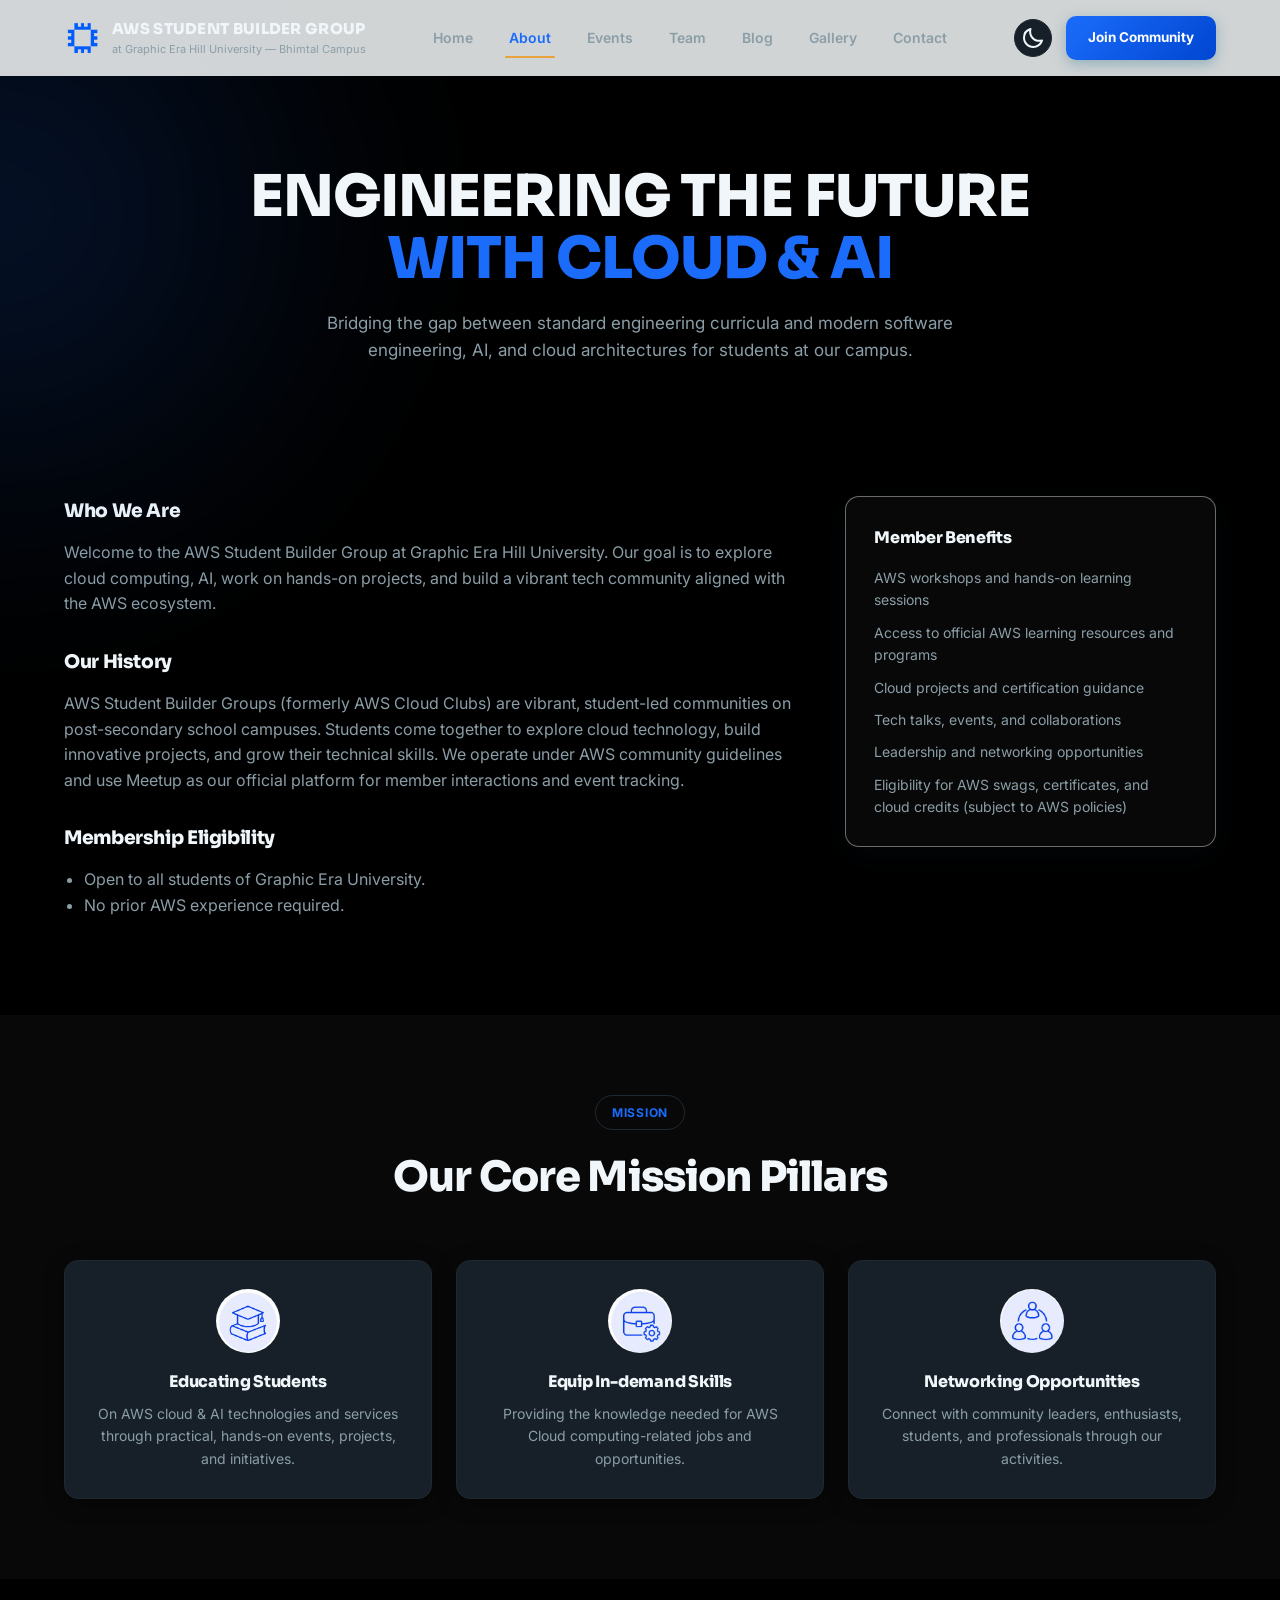
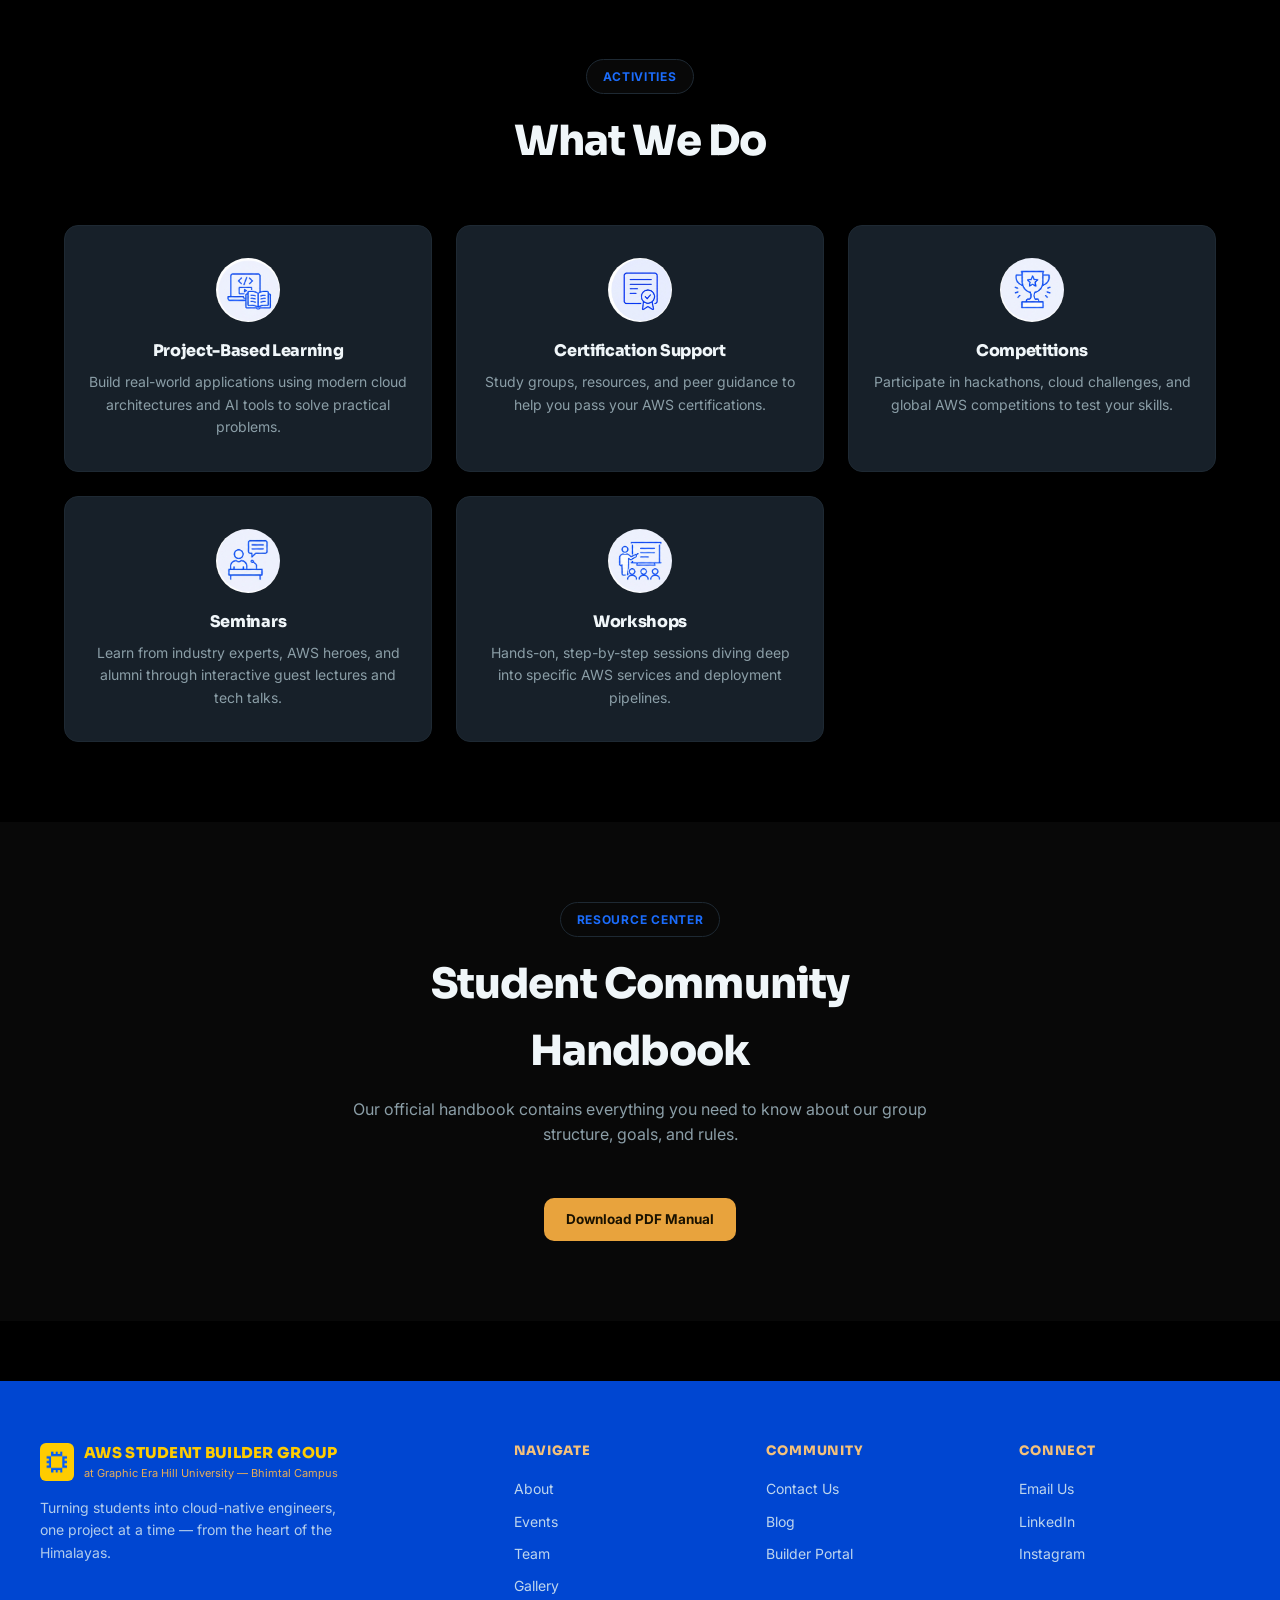
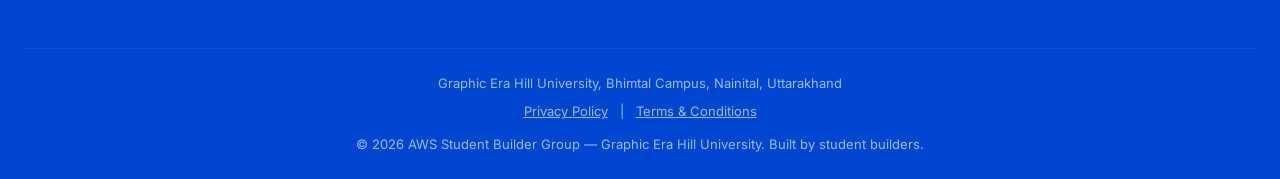
<file: aws-sbg-website/public/about.html>
<!DOCTYPE html>
<html lang="en">
<head>
<meta charset="UTF-8"><meta name="viewport" content="width=device-width, initial-scale=1.0">
<title>About | AWS Student Builder Group</title>
<link rel="stylesheet" href="css/style.css">
<link rel="icon" type="image/svg+xml" href="assets/images/logo_dark.svg">
</head>
<body>
<nav class="navbar"><div class="nav-inner">
  <a href="index.html" class="brand">
    <img src="assets/images/logo.png" alt="Logo" class="logo-main">
    <div class="brand-text"><div class="name">AWS STUDENT BUILDER GROUP</div><div class="sub">at Graphic Era Hill University — Bhimtal Campus</div></div></a>
  <ul class="nav-links">
    <li><a href="index.html">Home</a></li><li><a href="about.html" class="active">About</a></li>
    <li><a href="events.html">Events</a></li><li><a href="team.html">Team</a></li>
    <li><a href="blog.html">Blog</a></li><li><a href="gallery.html">Gallery</a></li><li><a href="contact.html">Contact</a></li>
  </ul>
  <div class="nav-right"><button class="theme-toggle">
    <svg class="icon-sun" xmlns="http://www.w3.org/2000/svg" width="24" height="24" fill="currentColor" viewBox="0 0 24 24"><path d="M12 17.01c2.76 0 5.01-2.25 5.01-5.01S14.76 6.99 12 6.99 6.99 9.24 6.99 12s2.25 5.01 5.01 5.01M12 9c1.66 0 3.01 1.35 3.01 3.01s-1.35 3.01-3.01 3.01-3.01-1.35-3.01-3.01S10.34 9 12 9m1 10h-2v3h2zm0-17h-2v3h2zM2 11h3v2H2zm17 0h3v2h-3zM4.22 18.36l.71.71.71.71 1.06-1.06 1.06-1.06-.71-.71-.71-.71-1.06 1.06zM19.78 5.64l-.71-.71-.71-.71-1.06 1.06-1.06 1.06.71.71.71.71 1.06-1.06zm-12.02.7L6.7 5.28 5.64 4.22l-.71.71-.71.71L5.28 6.7l1.06 1.06.71-.71zm8.48 11.32 1.06 1.06 1.06 1.06.71-.71.71-.71-1.06-1.06-1.06-1.06-.71.71z"></path></svg>
    <svg class="icon-moon" xmlns="http://www.w3.org/2000/svg" width="24" height="24" fill="currentColor" viewBox="0 0 24 24"><path d="M12.2 22c4.53 0 8.45-2.91 9.76-7.24a1.002 1.002 0 0 0-1.25-1.25c-.78.23-1.58.35-2.38.35-4.52 0-8.2-3.68-8.2-8.2 0-.8.12-1.6.35-2.38.11-.35.01-.74-.25-1s-.64-.36-1-.25A10.17 10.17 0 0 0 2 11.8C2 17.42 6.57 22 12.2 22M8.18 4.65c-.03.34-.05.68-.05 1.02 0 5.62 4.57 10.2 10.2 10.2.34 0 .68-.02 1.02-.05C17.93 18.38 15.23 20 12.2 20 7.68 20 4 16.32 4 11.8a8.15 8.15 0 0 1 4.18-7.15"></path></svg>
  </button><a href="https://chat.whatsapp.com/KJ8cUIfKNcVFPbrzMUJcEo" target="_blank" rel="noopener noreferrer" class="btn btn-primary">Join Community</a><button class="menu-toggle">
    <svg class="icon-menu" xmlns="http://www.w3.org/2000/svg" width="28" height="28" viewBox="0 0 24 24" fill="none" stroke="currentColor" stroke-width="2" stroke-linecap="round" stroke-linejoin="round"><line x1="3" y1="12" x2="21" y2="12"></line><line x1="3" y1="6" x2="21" y2="6"></line><line x1="3" y1="18" x2="21" y2="18"></line></svg>
    <svg class="icon-close" xmlns="http://www.w3.org/2000/svg" width="28" height="28" viewBox="0 0 24 24" fill="none" stroke="currentColor" stroke-width="2" stroke-linecap="round" stroke-linejoin="round"><line x1="18" y1="6" x2="6" y2="18"></line><line x1="6" y1="6" x2="18" y2="18"></line></svg>
  </button></div>
</div></nav>

<section class="hero" style="padding-bottom:20px;">
  <h1>ENGINEERING THE FUTURE <br><span class="accent">WITH CLOUD & AI</span></h1>
  <p class="lead">Bridging the gap between standard engineering curricula and modern software engineering, AI, and cloud architectures for students at our campus.</p>
</section>

<section class="reveal">
  <div class="container grid grid-2-1" style="gap:40px;">
    <div>
      <h3 style="margin-bottom:14px;">Who We Are</h3>
      <p style="color:var(--ink-muted); margin-bottom:16px;">Welcome to the AWS Student Builder Group at Graphic Era Hill University. Our goal is to explore cloud computing, AI, work on hands-on projects, and build a vibrant tech community aligned with the AWS ecosystem.</p>
      
      <h3 style="margin-bottom:14px; margin-top:30px;">Our History</h3>
      <p style="color:var(--ink-muted); margin-bottom:16px;">AWS Student Builder Groups (formerly AWS Cloud Clubs) are vibrant, student-led communities on post-secondary school campuses. Students come together to explore cloud technology, build innovative projects, and grow their technical skills. We operate under AWS community guidelines and use Meetup as our official platform for member interactions and event tracking.</p>
      
      <h3 style="margin-bottom:14px; margin-top:30px;">Membership Eligibility</h3>
      <ul style="color:var(--ink-muted); margin-bottom:16px; padding-left:20px;">
        <li>Open to all students of Graphic Era University.</li>
        <li>No prior AWS experience required.</li>
      </ul>
    </div>
    
    <div class="card glass-card" style="background: var(--mist);">
      <h4 style="margin-bottom: 16px;">Member Benefits</h4>
      <ul style="font-size: 14px; color: var(--ink-muted); list-style: none; display: grid; gap: 10px;">
        <li>AWS workshops and hands-on learning sessions</li>
        <li>Access to official AWS learning resources and programs</li>
        <li>Cloud projects and certification guidance</li>
        <li>Tech talks, events, and collaborations</li>
        <li>Leadership and networking opportunities</li>
        <li>Eligibility for AWS swags, certificates, and cloud credits (subject to AWS policies)</li>
      </ul>
    </div>
  </div>
</section>

<section class="reveal" style="background:var(--mist);">
  <div class="section-head"><span class="pill">MISSION</span><h2>Our Core Mission Pillars</h2></div>
  <div class="container grid grid-3">
    <div class="card" style="text-align: center;">
      <img src="assets/images/icons/Education.png" alt="Education" style="width: 64px; height: 64px; border-radius: 50%; object-fit: cover; margin: 0 auto 16px; display: block; background: var(--mist);">
      <h3>Educating Students</h3>
      <p>On AWS cloud & AI technologies and services through practical, hands-on events, projects, and initiatives.</p>
    </div>
    <div class="card" style="text-align: center;">
      <img src="assets/images/icons/Skills.png" alt="Skills" style="width: 64px; height: 64px; border-radius: 50%; object-fit: cover; margin: 0 auto 16px; display: block; background: var(--mist);">
      <h3>Equip In-demand Skills</h3>
      <p>Providing the knowledge needed for AWS Cloud computing-related jobs and opportunities.</p>
    </div>
    <div class="card" style="text-align: center;">
      <img src="assets/images/icons/Network.png" alt="Network" style="width: 64px; height: 64px; border-radius: 50%; object-fit: cover; margin: 0 auto 16px; display: block; background: var(--mist);">
      <h3>Networking Opportunities</h3>
      <p>Connect with community leaders, enthusiasts, students, and professionals through our activities.</p>
    </div>
  </div>
</section>

<section class="reveal">
  <div class="section-head"><span class="pill">ACTIVITIES</span><h2>What We Do</h2></div>
  <div class="container grid grid-3" style="justify-content: center;">
    <div class="card domain-card" style="text-align: center;">
      <img src="assets/images/icons/PBL.png" alt="Project-Based Learning" style="width: 64px; height: 64px; border-radius: 50%; object-fit: cover; margin: 0 auto 16px; display: block; background: var(--mist);">
      <h3>Project-Based Learning</h3>
      <p>Build real-world applications using modern cloud architectures and AI tools to solve practical problems.</p>
    </div>
    <div class="card domain-card" style="text-align: center;">
      <img src="assets/images/icons/Certification.png" alt="Certification Support" style="width: 64px; height: 64px; border-radius: 50%; object-fit: cover; margin: 0 auto 16px; display: block; background: var(--mist);">
      <h3>Certification Support</h3>
      <p>Study groups, resources, and peer guidance to help you pass your AWS certifications.</p>
    </div>
    <div class="card domain-card" style="text-align: center;">
      <img src="assets/images/icons/Competitions.png" alt="Competitions" style="width: 64px; height: 64px; border-radius: 50%; object-fit: cover; margin: 0 auto 16px; display: block; background: var(--mist);">
      <h3>Competitions</h3>
      <p>Participate in hackathons, cloud challenges, and global AWS competitions to test your skills.</p>
    </div>
    <div class="card domain-card" style="text-align: center;">
      <img src="assets/images/icons/Seminars.png" alt="Seminars" style="width: 64px; height: 64px; border-radius: 50%; object-fit: cover; margin: 0 auto 16px; display: block; background: var(--mist);">
      <h3>Seminars</h3>
      <p>Learn from industry experts, AWS heroes, and alumni through interactive guest lectures and tech talks.</p>
    </div>
    <div class="card domain-card" style="text-align: center;">
      <img src="assets/images/icons/Workshops.png" alt="Workshops" style="width: 64px; height: 64px; border-radius: 50%; object-fit: cover; margin: 0 auto 16px; display: block; background: var(--mist);">
      <h3>Workshops</h3>
      <p>Hands-on, step-by-step sessions diving deep into specific AWS services and deployment pipelines.</p>
    </div>
  </div>
</section>

<section class="reveal" style="background:var(--mist);">
  <div class="section-head"><span class="pill">RESOURCE CENTER</span><h2>Student Community Handbook</h2>
    <p>Our official handbook contains everything you need to know about our group structure, goals, and rules.</p>
  </div>
  <div class="container" style="text-align:center;">
    <a href="assets/docs/handbook.pdf" target="_blank" class="btn btn-accent">Download PDF Manual</a>
  </div>
</section>

<footer id="footer-placeholder"></footer>
<script src="js/main.js"></script><script src="js/footer.js"></script>
</body></html>
</file>
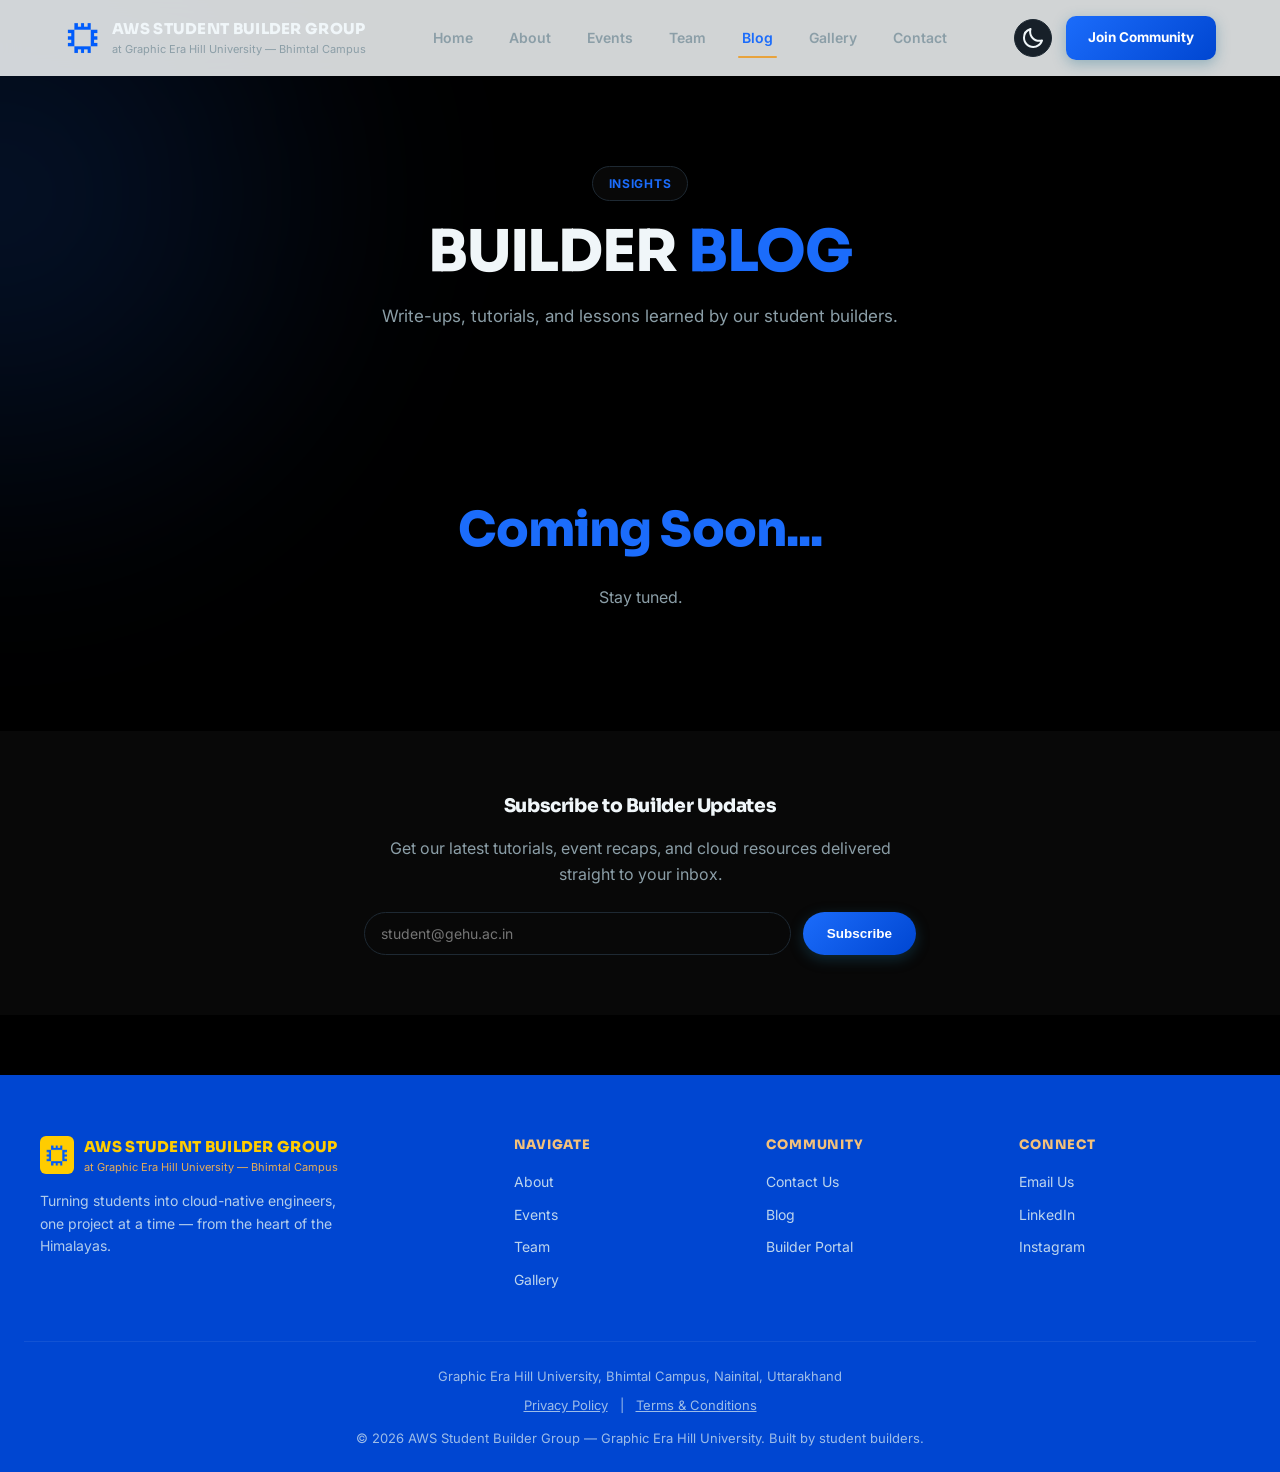
<file: aws-sbg-website/public/blog.html>
<!DOCTYPE html>
<html lang="en">
<head>
<meta charset="UTF-8"><meta name="viewport" content="width=device-width, initial-scale=1.0">
<title>Blog | AWS Student Builder Group</title>
<link rel="stylesheet" href="css/style.css">
<link rel="icon" type="image/svg+xml" href="assets/images/logo_dark.svg">
</head>
<body>
<nav class="navbar"><div class="nav-inner">
  <a href="index.html" class="brand">
    <img src="assets/images/logo.png" alt="Logo" class="logo-main">
    <div class="brand-text"><div class="name">AWS STUDENT BUILDER GROUP</div><div class="sub">at Graphic Era Hill University — Bhimtal Campus</div></div></a>
  <ul class="nav-links">
    <li><a href="index.html">Home</a></li><li><a href="about.html">About</a></li>
    <li><a href="events.html">Events</a></li><li><a href="team.html">Team</a></li>
    <li><a href="blog.html" class="active">Blog</a></li><li><a href="gallery.html">Gallery</a></li><li><a href="contact.html">Contact</a></li>
  </ul>
  <div class="nav-right"><button class="theme-toggle">
    <svg class="icon-sun" xmlns="http://www.w3.org/2000/svg" width="24" height="24" fill="currentColor" viewBox="0 0 24 24"><path d="M12 17.01c2.76 0 5.01-2.25 5.01-5.01S14.76 6.99 12 6.99 6.99 9.24 6.99 12s2.25 5.01 5.01 5.01M12 9c1.66 0 3.01 1.35 3.01 3.01s-1.35 3.01-3.01 3.01-3.01-1.35-3.01-3.01S10.34 9 12 9m1 10h-2v3h2zm0-17h-2v3h2zM2 11h3v2H2zm17 0h3v2h-3zM4.22 18.36l.71.71.71.71 1.06-1.06 1.06-1.06-.71-.71-.71-.71-1.06 1.06zM19.78 5.64l-.71-.71-.71-.71-1.06 1.06-1.06 1.06.71.71.71.71 1.06-1.06zm-12.02.7L6.7 5.28 5.64 4.22l-.71.71-.71.71L5.28 6.7l1.06 1.06.71-.71zm8.48 11.32 1.06 1.06 1.06 1.06.71-.71.71-.71-1.06-1.06-1.06-1.06-.71.71z"></path></svg>
    <svg class="icon-moon" xmlns="http://www.w3.org/2000/svg" width="24" height="24" fill="currentColor" viewBox="0 0 24 24"><path d="M12.2 22c4.53 0 8.45-2.91 9.76-7.24a1.002 1.002 0 0 0-1.25-1.25c-.78.23-1.58.35-2.38.35-4.52 0-8.2-3.68-8.2-8.2 0-.8.12-1.6.35-2.38.11-.35.01-.74-.25-1s-.64-.36-1-.25A10.17 10.17 0 0 0 2 11.8C2 17.42 6.57 22 12.2 22M8.18 4.65c-.03.34-.05.68-.05 1.02 0 5.62 4.57 10.2 10.2 10.2.34 0 .68-.02 1.02-.05C17.93 18.38 15.23 20 12.2 20 7.68 20 4 16.32 4 11.8a8.15 8.15 0 0 1 4.18-7.15"></path></svg>
  </button><a href="https://chat.whatsapp.com/KJ8cUIfKNcVFPbrzMUJcEo" target="_blank" rel="noopener noreferrer" class="btn btn-primary">Join Community</a><button class="menu-toggle">
    <svg class="icon-menu" xmlns="http://www.w3.org/2000/svg" width="28" height="28" viewBox="0 0 24 24" fill="none" stroke="currentColor" stroke-width="2" stroke-linecap="round" stroke-linejoin="round"><line x1="3" y1="12" x2="21" y2="12"></line><line x1="3" y1="6" x2="21" y2="6"></line><line x1="3" y1="18" x2="21" y2="18"></line></svg>
    <svg class="icon-close" xmlns="http://www.w3.org/2000/svg" width="28" height="28" viewBox="0 0 24 24" fill="none" stroke="currentColor" stroke-width="2" stroke-linecap="round" stroke-linejoin="round"><line x1="18" y1="6" x2="6" y2="18"></line><line x1="6" y1="6" x2="18" y2="18"></line></svg>
  </button></div>
</div></nav>

<section class="hero" style="padding-bottom:10px;">
  <span class="pill">INSIGHTS</span>
  <h1>BUILDER <span class="accent">BLOG</span></h1>
  <p class="lead">Write-ups, tutorials, and lessons learned by our student builders.</p>
</section>

<section class="reveal" style="text-align: center; padding: 120px 24px;">
  <div class="container">
    <h2 style="font-size: 3rem; margin-bottom: 16px; color: var(--primary);">Coming Soon<span class="animated-dots"></span></h2>
    <p class="lead" style="margin: 0 auto; max-width: 600px; color: var(--ink-muted);">Stay tuned.</p>
  </div>
</section>

<section class="reveal" style="background:var(--mist); text-align: center; padding: 60px 24px;">
  <div class="container" style="max-width: 600px;">
    <h3 style="margin-bottom: 16px;">Subscribe to Builder Updates</h3>
    <p style="color: var(--ink-muted); margin-bottom: 24px;">Get our latest tutorials, event recaps, and cloud resources delivered straight to your inbox.</p>
    
    <form id="contact-form" style="display: flex; gap: 12px; flex-wrap: wrap; justify-content: center;">
      <input type="email" name="email" placeholder="student@gehu.ac.in" required style="flex: 1; min-width: 200px; padding: 12px 16px; border-radius: 30px;">
      <input type="hidden" name="subject" value="Newsletter Signup">
      <input type="hidden" name="name" value="Subscriber">
      <input type="hidden" name="message" value="Please add me to the newsletter.">
      <button type="submit" class="btn btn-primary" style="border-radius: 30px; padding: 12px 24px;">Subscribe</button>
    </form>
    <div id="form-status" class="form-status" style="margin-top: 16px;"></div>
  </div>
</section>

<footer id="footer-placeholder"></footer>
<script src="js/main.js"></script><script src="js/footer.js"></script>
</body></html>
</file>
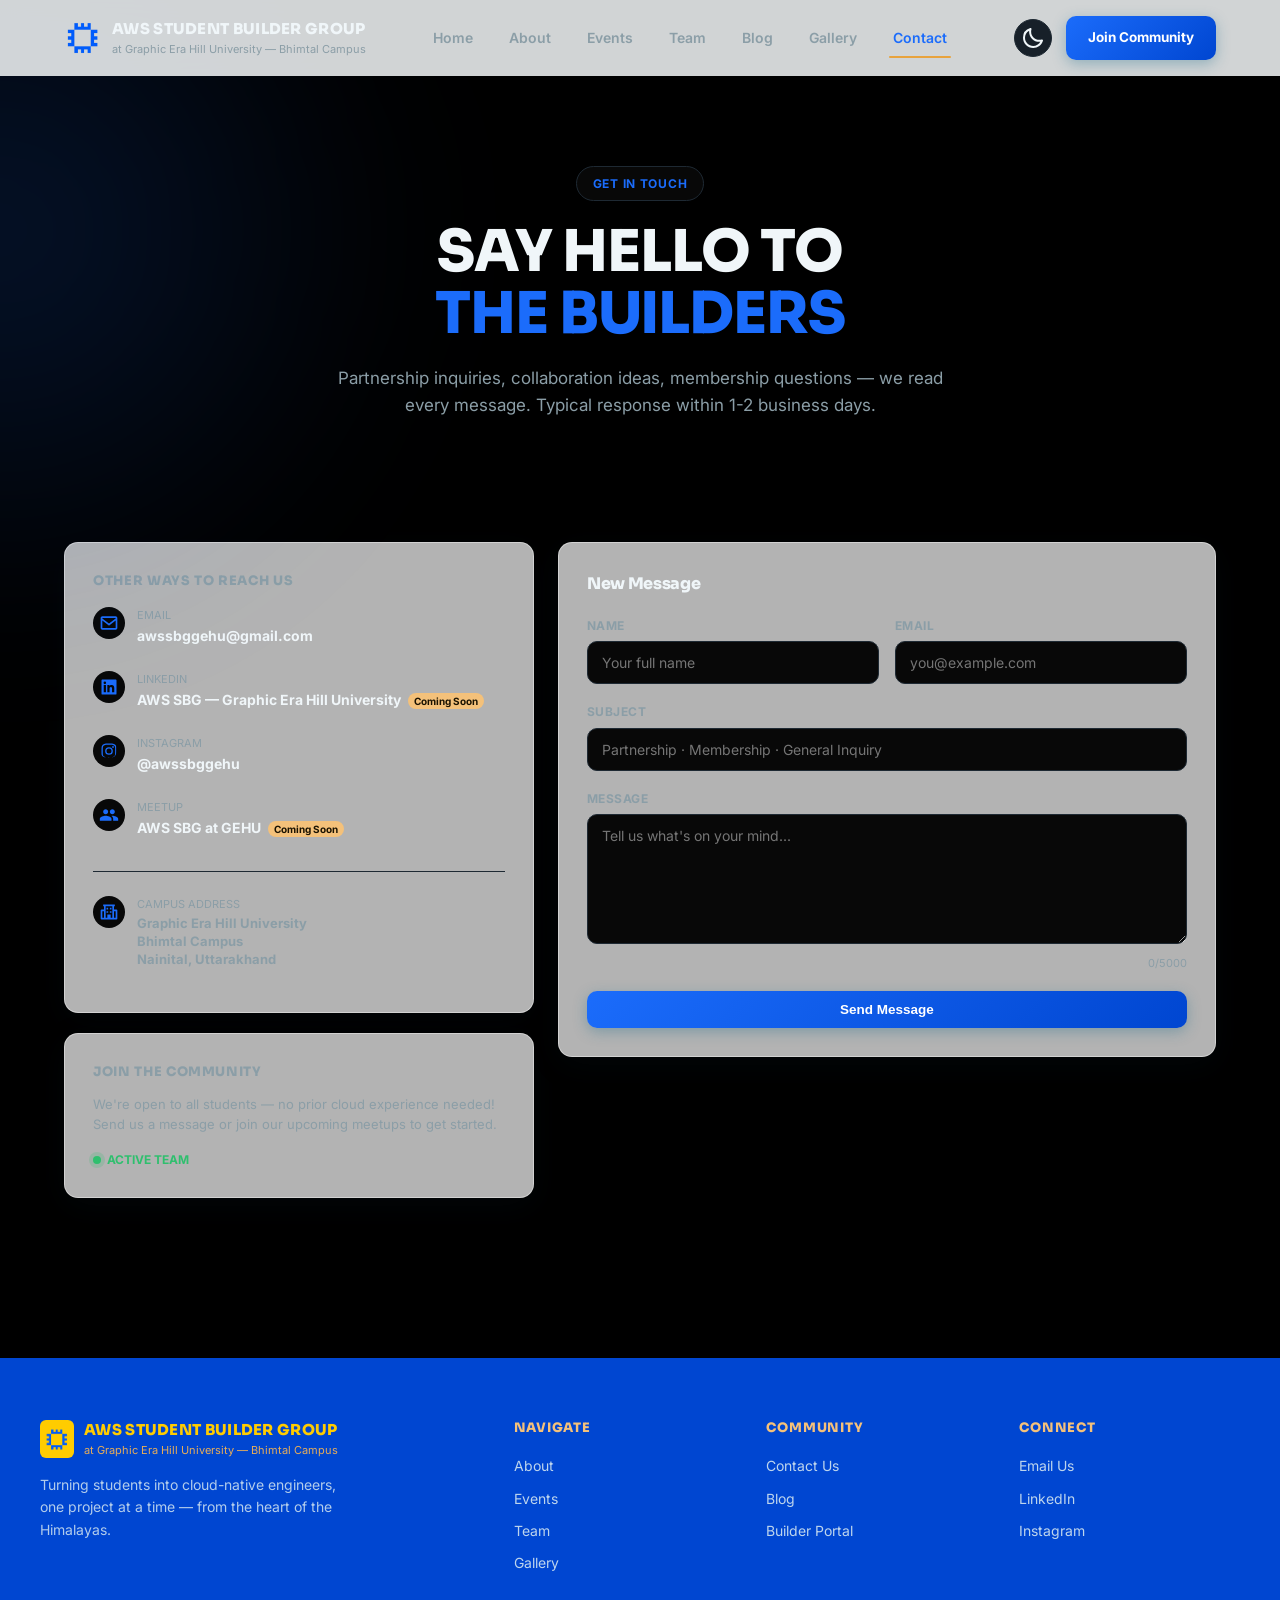
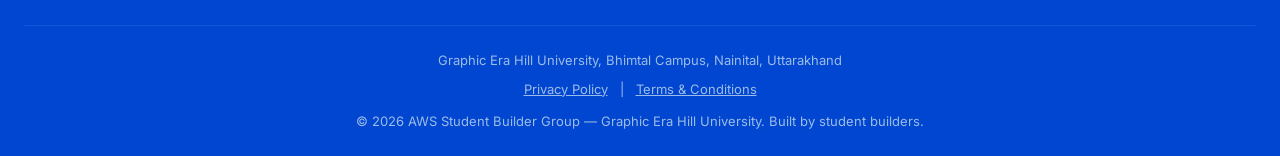
<file: aws-sbg-website/public/contact.html>
<!DOCTYPE html>
<html lang="en">
<head>
<meta charset="UTF-8"><meta name="viewport" content="width=device-width, initial-scale=1.0">
<title>Contact | AWS Student Builder Group</title>
<link rel="stylesheet" href="css/style.css">
<link rel="icon" type="image/svg+xml" href="assets/images/logo_dark.svg">
</head>
<body>
<nav class="navbar"><div class="nav-inner">
  <a href="index.html" class="brand">
    <img src="assets/images/logo.png" alt="Logo" class="logo-main">
    <div class="brand-text"><div class="name">AWS STUDENT BUILDER GROUP</div><div class="sub">at Graphic Era Hill University — Bhimtal Campus</div></div></a>
  <ul class="nav-links">
    <li><a href="index.html">Home</a></li><li><a href="about.html">About</a></li>
    <li><a href="events.html">Events</a></li><li><a href="team.html">Team</a></li>
    <li><a href="blog.html">Blog</a></li><li><a href="gallery.html">Gallery</a></li><li><a href="contact.html" class="active">Contact</a></li>
  </ul>
  <div class="nav-right"><button class="theme-toggle">
    <svg class="icon-sun" xmlns="http://www.w3.org/2000/svg" width="24" height="24" fill="currentColor" viewBox="0 0 24 24"><path d="M12 17.01c2.76 0 5.01-2.25 5.01-5.01S14.76 6.99 12 6.99 6.99 9.24 6.99 12s2.25 5.01 5.01 5.01M12 9c1.66 0 3.01 1.35 3.01 3.01s-1.35 3.01-3.01 3.01-3.01-1.35-3.01-3.01S10.34 9 12 9m1 10h-2v3h2zm0-17h-2v3h2zM2 11h3v2H2zm17 0h3v2h-3zM4.22 18.36l.71.71.71.71 1.06-1.06 1.06-1.06-.71-.71-.71-.71-1.06 1.06zM19.78 5.64l-.71-.71-.71-.71-1.06 1.06-1.06 1.06.71.71.71.71 1.06-1.06zm-12.02.7L6.7 5.28 5.64 4.22l-.71.71-.71.71L5.28 6.7l1.06 1.06.71-.71zm8.48 11.32 1.06 1.06 1.06 1.06.71-.71.71-.71-1.06-1.06-1.06-1.06-.71.71z"></path></svg>
    <svg class="icon-moon" xmlns="http://www.w3.org/2000/svg" width="24" height="24" fill="currentColor" viewBox="0 0 24 24"><path d="M12.2 22c4.53 0 8.45-2.91 9.76-7.24a1.002 1.002 0 0 0-1.25-1.25c-.78.23-1.58.35-2.38.35-4.52 0-8.2-3.68-8.2-8.2 0-.8.12-1.6.35-2.38.11-.35.01-.74-.25-1s-.64-.36-1-.25A10.17 10.17 0 0 0 2 11.8C2 17.42 6.57 22 12.2 22M8.18 4.65c-.03.34-.05.68-.05 1.02 0 5.62 4.57 10.2 10.2 10.2.34 0 .68-.02 1.02-.05C17.93 18.38 15.23 20 12.2 20 7.68 20 4 16.32 4 11.8a8.15 8.15 0 0 1 4.18-7.15"></path></svg>
  </button><a href="https://chat.whatsapp.com/KJ8cUIfKNcVFPbrzMUJcEo" target="_blank" rel="noopener noreferrer" class="btn btn-primary">Join Community</a><button class="menu-toggle">
    <svg class="icon-menu" xmlns="http://www.w3.org/2000/svg" width="28" height="28" viewBox="0 0 24 24" fill="none" stroke="currentColor" stroke-width="2" stroke-linecap="round" stroke-linejoin="round"><line x1="3" y1="12" x2="21" y2="12"></line><line x1="3" y1="6" x2="21" y2="6"></line><line x1="3" y1="18" x2="21" y2="18"></line></svg>
    <svg class="icon-close" xmlns="http://www.w3.org/2000/svg" width="28" height="28" viewBox="0 0 24 24" fill="none" stroke="currentColor" stroke-width="2" stroke-linecap="round" stroke-linejoin="round"><line x1="18" y1="6" x2="6" y2="18"></line><line x1="6" y1="6" x2="18" y2="18"></line></svg>
  </button></div>
</div></nav>

<section class="hero" style="padding-bottom:10px;">
  <span class="pill">GET IN TOUCH</span>
  <h1>SAY HELLO TO <br><span class="accent">THE BUILDERS</span></h1>
  <p class="lead">Partnership inquiries, collaboration ideas, membership questions — we read every message. Typical response within 1-2 business days.</p>
</section>

<section class="reveal">
  <div class="container contact-grid">

    <div class="contact-side">
      <div class="card glass-card">
        <h4 style="margin-bottom:16px; font-size:13px; text-transform:uppercase; letter-spacing:.05em; color:var(--ink-muted);">Other Ways to Reach Us</h4>
        
        <div class="contact-row">
          <div class="icon" style="width:32px;height:32px;background:var(--mist);border-radius:50%;display:flex;align-items:center;justify-content:center;color:var(--primary);">
            <svg xmlns="http://www.w3.org/2000/svg" width="20" height="20" fill="currentColor" viewBox="0 0 24 24">
              <path d="M20 4H4c-1.1 0-2 .9-2 2v12c0 1.1.9 2 2 2h16c1.1 0 2-.9 2-2V6c0-1.1-.9-2-2-2m0 2v.51l-8 6.22-8-6.22V6zM4 18V9.04l7.39 5.74c.18.14.4.21.61.21s.43-.07.61-.21L20 9.03v8.96H4Z"></path>
            </svg>
          </div>
          <div><div class="label-sm">Email</div><div class="val"><a href="mailto:awssbggehu@gmail.com">awssbggehu@gmail.com</a></div></div>
        </div>
        
        <div class="contact-row">
          <div class="icon" style="width:32px;height:32px;background:var(--mist);border-radius:50%;display:flex;align-items:center;justify-content:center;color:var(--primary);">
            <svg xmlns="http://www.w3.org/2000/svg" width="20" height="20" viewBox="0 0 24 24" fill="currentColor">
              <path d="M20 3H4a1 1 0 0 0-1 1v16a1 1 0 0 0 1 1h16a1 1 0 0 0 1-1V4a1 1 0 0 0-1-1zM8.339 18.337H5.667v-8.59h2.672v8.59zM7.003 8.574a1.548 1.548 0 1 1 0-3.096 1.548 1.548 0 0 1 0 3.096zm11.335 9.763h-2.669V14.16c0-.996-.018-2.277-1.388-2.277-1.39 0-1.601 1.086-1.601 2.207v4.248h-2.667v-8.59h2.56v1.174h.037c.355-.675 1.227-1.387 2.524-1.387 2.704 0 3.203 1.778 3.203 4.092v4.71z"></path>
            </svg>
          </div>
          <div><div class="label-sm">LinkedIn</div><div class="val"><a href="#">AWS SBG — Graphic Era Hill University</a> <span style="font-size:10px; padding:2px 6px; background:var(--accent-light); color:#1a1200; border-radius:10px; margin-left:4px;">Coming Soon</span></div></div>
        </div>
        
        <div class="contact-row">
          <div class="icon" style="width:32px;height:32px;background:var(--mist);border-radius:50%;display:flex;align-items:center;justify-content:center;color:var(--primary);">
            <svg xmlns="http://www.w3.org/2000/svg" width="20" height="20" viewBox="0 0 24 24" fill="currentColor">
              <path d="M11.999 7.377a4.623 4.623 0 1 0 0 9.248 4.623 4.623 0 0 0 0-9.248zm0 7.627a3.004 3.004 0 1 1 0-6.008 3.004 3.004 0 0 1 0 6.008z"></path>
              <circle cx="16.806" cy="7.207" r="1.078"></circle>
              <path d="M20.533 6.111A4.605 4.605 0 0 0 17.9 3.479a6.606 6.606 0 0 0-2.186-.42c-.963-.042-1.268-.054-3.71-.054s-2.755 0-3.71.054a6.554 6.554 0 0 0-2.184.42 4.6 4.6 0 0 0-2.633 2.632 6.585 6.585 0 0 0-.419 2.186c-.043.962-.056 1.267-.056 3.71 0 2.442 0 2.753.056 3.71.015.348.072.696.17 1.033a4.59 4.59 0 0 0 2.463 2.463 6.59 6.59 0 0 0 2.184.42c.963.043 1.268.055 3.71.055s2.755 0 3.71-.055a6.615 6.615 0 0 0 2.186-.42 4.592 4.592 0 0 0 2.633-2.633 6.614 6.614 0 0 0 .419-2.186c.043-.962.056-1.267.056-3.71s0-2.753-.056-3.71a6.581 6.581 0 0 0-.421-2.217zm-1.218 9.532a5.043 5.043 0 0 1-.311 1.688 2.987 2.987 0 0 1-1.712 1.711 4.985 4.985 0 0 1-1.67.311c-.95.044-1.218.055-3.654.055-2.438 0-2.687 0-3.655-.055a4.96 4.96 0 0 1-1.669-.311 2.985 2.985 0 0 1-1.719-1.711 5.08 5.08 0 0 1-.311-1.669c-.043-.95-.053-1.218-.053-3.654 0-2.437 0-2.686.053-3.655a5.038 5.038 0 0 1 .311-1.687c.305-.789.93-1.41 1.719-1.712a5.01 5.01 0 0 1 1.669-.311c.952-.043 1.218-.055 3.655-.055s2.687 0 3.654.055a4.96 4.96 0 0 1 1.67.311 2.991 2.991 0 0 1 1.712 1.712 5.08 5.08 0 0 1 .311 1.669c.043.951.054 1.218.054 3.655 0 2.436 0 2.698-.043 3.654h-.011z"></path>
            </svg>
          </div>
          <div><div class="label-sm">Instagram</div><div class="val"><a href="https://www.instagram.com/awssbggehu?igsh=OHYweTU1bWVvejM=" target="_blank" rel="noopener noreferrer">@awssbggehu</a></div></div>
        </div>
        
        <div class="contact-row">
          <div class="icon" style="width:32px;height:32px;background:var(--mist);border-radius:50%;display:flex;align-items:center;justify-content:center;color:var(--primary);">
            <svg xmlns="http://www.w3.org/2000/svg" width="20" height="20" viewBox="0 0 24 24" fill="currentColor"><path d="M16 11c1.66 0 2.99-1.34 2.99-3S17.66 5 16 5c-1.66 0-3 1.34-3 3s1.34 3 3 3zm-8 0c1.66 0 2.99-1.34 2.99-3S9.66 5 8 5C6.34 5 5 6.34 5 8s1.34 3 3 3zm0 2c-2.33 0-7 1.17-7 3.5V19h14v-2.5c0-2.33-4.67-3.5-7-3.5zm8 0c-.29 0-.62.02-.97.05 1.16.84 1.97 1.97 1.97 3.45V19h6v-2.5c0-2.33-4.67-3.5-7-3.5z"></path></svg>
          </div>
          <div><div class="label-sm">Meetup</div><div class="val"><a href="#">AWS SBG at GEHU</a> <span style="font-size:10px; padding:2px 6px; background:var(--accent-light); color:#1a1200; border-radius:10px; margin-left:4px;">Coming Soon</span></div></div>
        </div>

        <div class="contact-row" style="margin-top: 24px; padding-top: 24px; border-top: 1px solid var(--border);">
          <div class="icon" style="width:32px;height:32px;background:var(--mist);border-radius:50%;display:flex;align-items:center;justify-content:center;color:var(--primary);">
            <svg xmlns="http://www.w3.org/2000/svg" width="20" height="20" fill="currentColor" viewBox="0 0 24 24">
              <path d="M9 11h2v2H9zm0-4h2v2H9zm4 4h2v2h-2zm0-4h2v2h-2z"></path><path d="M21 9h-3V5h1V3H5v2h1v4H3c-.55 0-1 .45-1 1v10c0 .55.45 1 1 1h18c.55 0 1-.45 1-1V10c0-.55-.45-1-1-1M4 11h2v8H4zm6 4v4H8V5h8v14h-2v-4zm10 4h-2v-8h2z"></path>
            </svg>
          </div>
          <div><div class="label-sm">Campus Address</div><div class="val" style="font-size:13px; color:var(--ink-muted); line-height:1.4;">Graphic Era Hill University<br>Bhimtal Campus<br>Nainital, Uttarakhand</div></div>
        </div>

      </div>
      
      <div class="card glass-card">
        <h4 style="margin-bottom:12px; font-size:13px; text-transform:uppercase; letter-spacing:.05em; color:var(--ink-muted);">Join the Community</h4>
        <p style="font-size:13px; line-height:1.5;">We're open to all students — no prior cloud experience needed! Send us a message or join our upcoming meetups to get started.</p>
        <div style="margin-top: 16px; display:flex; align-items:center;">
          <span class="status-dot"></span><strong style="color:#2fbf6e; font-size:12px;">ACTIVE TEAM</strong>
        </div>
      </div>
    </div>

    <div class="card glass-card">
      <h4 style="margin-bottom:20px;">New Message</h4>
      <form id="contact-form">
        <div class="form-row">
          <div class="form-group"><label for="name">Name</label><input type="text" id="name" name="name" placeholder="Your full name" required></div>
          <div class="form-group"><label for="email">Email</label><input type="email" id="email" name="email" placeholder="you@example.com" required></div>
        </div>
        <div class="form-group"><label for="subject">Subject</label><input type="text" id="subject" name="subject" placeholder="Partnership · Membership · General Inquiry"></div>
        <div class="form-group">
          <label for="message">Message</label>
          <textarea id="message" name="message" maxlength="5000" placeholder="Tell us what's on your mind..." required></textarea>
          <div class="char-count" id="char-count">0/5000</div>
        </div>
        <button type="submit" class="btn btn-primary" style="width:100%; justify-content:center;">Send Message</button>
        <div class="form-status" id="form-status"></div>
      </form>
    </div>

  </div>
</section>

<footer id="footer-placeholder"></footer>
<script src="js/main.js"></script><script src="js/footer.js"></script>
</body></html>
</file>
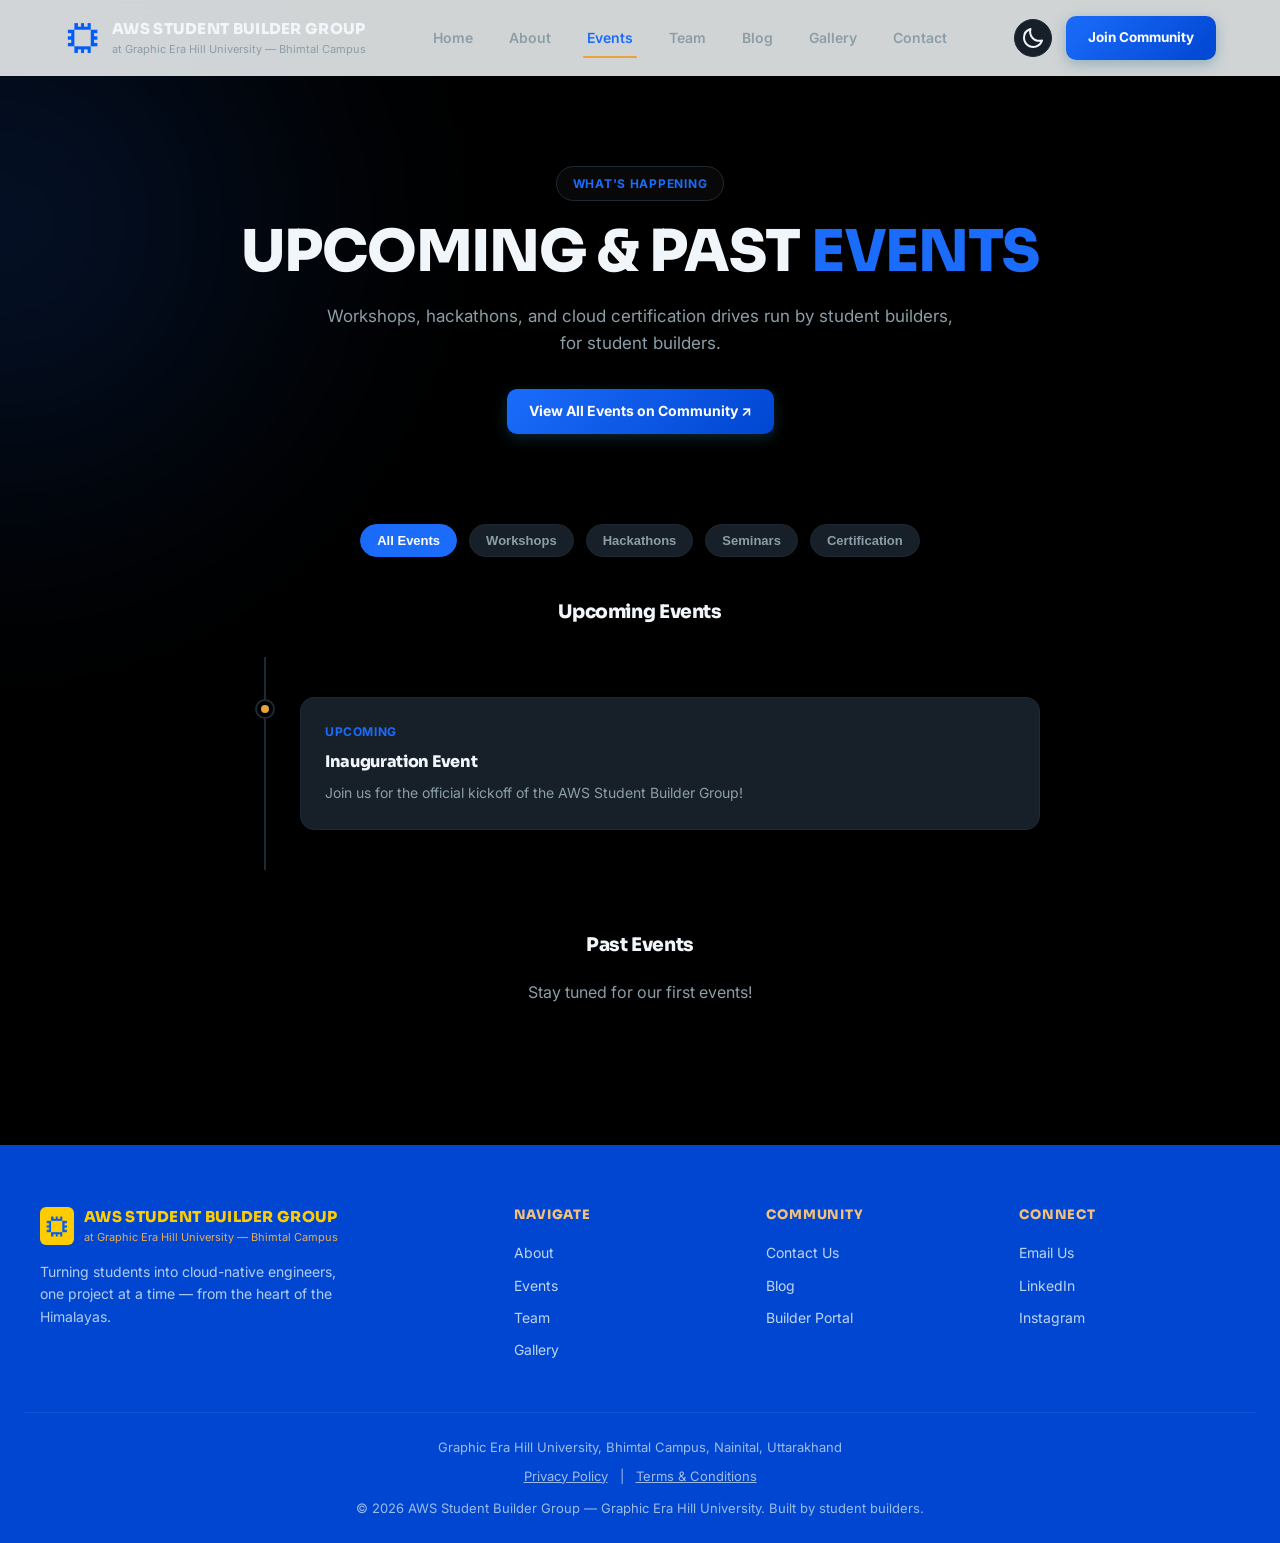
<file: aws-sbg-website/public/events.html>
<!DOCTYPE html>
<html lang="en">

<head>
  <meta charset="UTF-8">
  <meta name="viewport" content="width=device-width, initial-scale=1.0">
  <title>Events | AWS Student Builder Group</title>
  <link rel="stylesheet" href="css/style.css">
<link rel="icon" type="image/svg+xml" href="assets/images/logo_dark.svg">
</head>

<body>
  <nav class="navbar">
    <div class="nav-inner">
      <a href="index.html" class="brand">
        <img src="assets/images/logo.png" alt="Logo" class="logo-main">
        <div class="brand-text">
          <div class="name">AWS STUDENT BUILDER GROUP</div>
          <div class="sub">at Graphic Era Hill University — Bhimtal Campus</div>
        </div>
      </a>
      <ul class="nav-links">
        <li><a href="index.html">Home</a></li>
        <li><a href="about.html">About</a></li>
        <li><a href="events.html" class="active">Events</a></li>
        <li><a href="team.html">Team</a></li>
        <li><a href="blog.html">Blog</a></li>
        <li><a href="gallery.html">Gallery</a></li>
        <li><a href="contact.html">Contact</a></li>
      </ul>
      <div class="nav-right"><button class="theme-toggle">
        <svg class="icon-sun" xmlns="http://www.w3.org/2000/svg" width="24" height="24" fill="currentColor" viewBox="0 0 24 24"><path d="M12 17.01c2.76 0 5.01-2.25 5.01-5.01S14.76 6.99 12 6.99 6.99 9.24 6.99 12s2.25 5.01 5.01 5.01M12 9c1.66 0 3.01 1.35 3.01 3.01s-1.35 3.01-3.01 3.01-3.01-1.35-3.01-3.01S10.34 9 12 9m1 10h-2v3h2zm0-17h-2v3h2zM2 11h3v2H2zm17 0h3v2h-3zM4.22 18.36l.71.71.71.71 1.06-1.06 1.06-1.06-.71-.71-.71-.71-1.06 1.06zM19.78 5.64l-.71-.71-.71-.71-1.06 1.06-1.06 1.06.71.71.71.71 1.06-1.06zm-12.02.7L6.7 5.28 5.64 4.22l-.71.71-.71.71L5.28 6.7l1.06 1.06.71-.71zm8.48 11.32 1.06 1.06 1.06 1.06.71-.71.71-.71-1.06-1.06-1.06-1.06-.71.71z"></path></svg>
        <svg class="icon-moon" xmlns="http://www.w3.org/2000/svg" width="24" height="24" fill="currentColor" viewBox="0 0 24 24"><path d="M12.2 22c4.53 0 8.45-2.91 9.76-7.24a1.002 1.002 0 0 0-1.25-1.25c-.78.23-1.58.35-2.38.35-4.52 0-8.2-3.68-8.2-8.2 0-.8.12-1.6.35-2.38.11-.35.01-.74-.25-1s-.64-.36-1-.25A10.17 10.17 0 0 0 2 11.8C2 17.42 6.57 22 12.2 22M8.18 4.65c-.03.34-.05.68-.05 1.02 0 5.62 4.57 10.2 10.2 10.2.34 0 .68-.02 1.02-.05C17.93 18.38 15.23 20 12.2 20 7.68 20 4 16.32 4 11.8a8.15 8.15 0 0 1 4.18-7.15"></path></svg>
      </button><a
          href="https://chat.whatsapp.com/KJ8cUIfKNcVFPbrzMUJcEo" target="_blank" rel="noopener noreferrer"
          class="btn btn-primary">Join Community</a><button class="menu-toggle">
            <svg class="icon-menu" xmlns="http://www.w3.org/2000/svg" width="28" height="28" viewBox="0 0 24 24" fill="none" stroke="currentColor" stroke-width="2" stroke-linecap="round" stroke-linejoin="round"><line x1="3" y1="12" x2="21" y2="12"></line><line x1="3" y1="6" x2="21" y2="6"></line><line x1="3" y1="18" x2="21" y2="18"></line></svg>
            <svg class="icon-close" xmlns="http://www.w3.org/2000/svg" width="28" height="28" viewBox="0 0 24 24" fill="none" stroke="currentColor" stroke-width="2" stroke-linecap="round" stroke-linejoin="round"><line x1="18" y1="6" x2="6" y2="18"></line><line x1="6" y1="6" x2="18" y2="18"></line></svg>
          </button></div>
    </div>
  </nav>

  <section class="hero" style="padding-bottom:10px;">
    <span class="pill">WHAT'S HAPPENING</span>
    <h1>UPCOMING & PAST <span class="accent">EVENTS</span></h1>
    <p class="lead">Workshops, hackathons, and cloud certification drives run by student builders, for student builders.
    </p>

    <div style="margin-top: 24px;">
      <a href="https://chat.whatsapp.com/KJ8cUIfKNcVFPbrzMUJcEo" class="btn btn-primary" style="font-size: 14px;">View
        All Events on Community ↗</a>
    </div>
  </section>

  <section class="reveal">
    <div class="container">

      <div class="filter-tabs">
        <button class="filter-btn active" data-filter="all" data-target-container=".timeline">All Events</button>
        <button class="filter-btn" data-filter="workshop" data-target-container=".timeline">Workshops</button>
        <button class="filter-btn" data-filter="hackathon" data-target-container=".timeline">Hackathons</button>
        <button class="filter-btn" data-filter="seminar" data-target-container=".timeline">Seminars</button>
        <button class="filter-btn" data-filter="certification" data-target-container=".timeline">Certification</button>
      </div>

      <h3 style="margin-bottom: 30px; text-align: center;">Upcoming Events</h3>
      <div class="timeline">

        <div class="timeline-item filter-item" data-category="seminar">
          <div class="timeline-dot"></div>
          <div class="timeline-content">
            <div class="timeline-date">Upcoming</div>
            <h4>Inauguration Event</h4>
            <p style="color: var(--ink-muted); margin-top: 8px; font-size: 14px;">Join us for the official kickoff of
              the AWS Student Builder Group!</p>
          </div>
        </div>

      </div>

      <div style="margin-top: 60px; text-align: center;">
        <h3 style="margin-bottom: 20px;">Past Events</h3>
        <p style="color: var(--ink-muted);">Stay tuned for our first events!</p>
      </div>

    </div>
  </section>

  <footer id="footer-placeholder"></footer>
  <script src="js/main.js"></script>
  <script src="js/footer.js"></script>
</body>

</html>
</file>
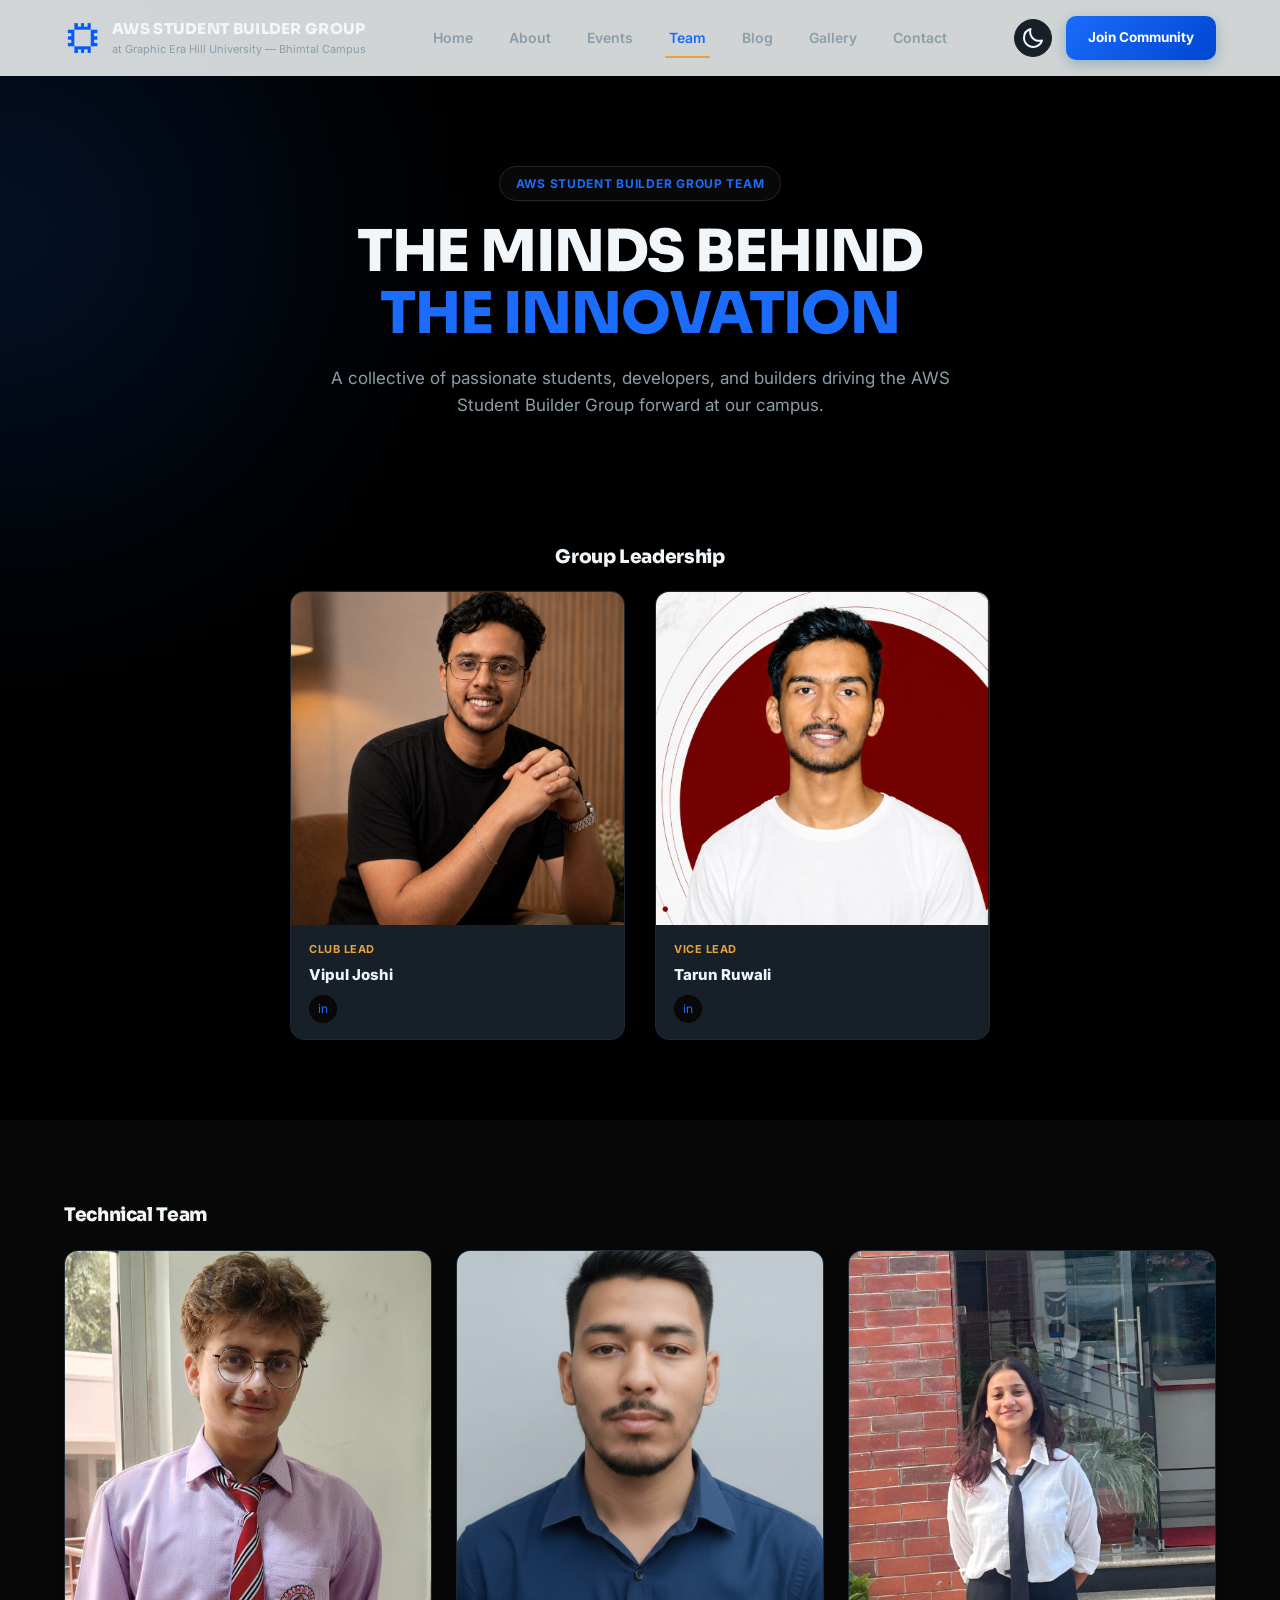
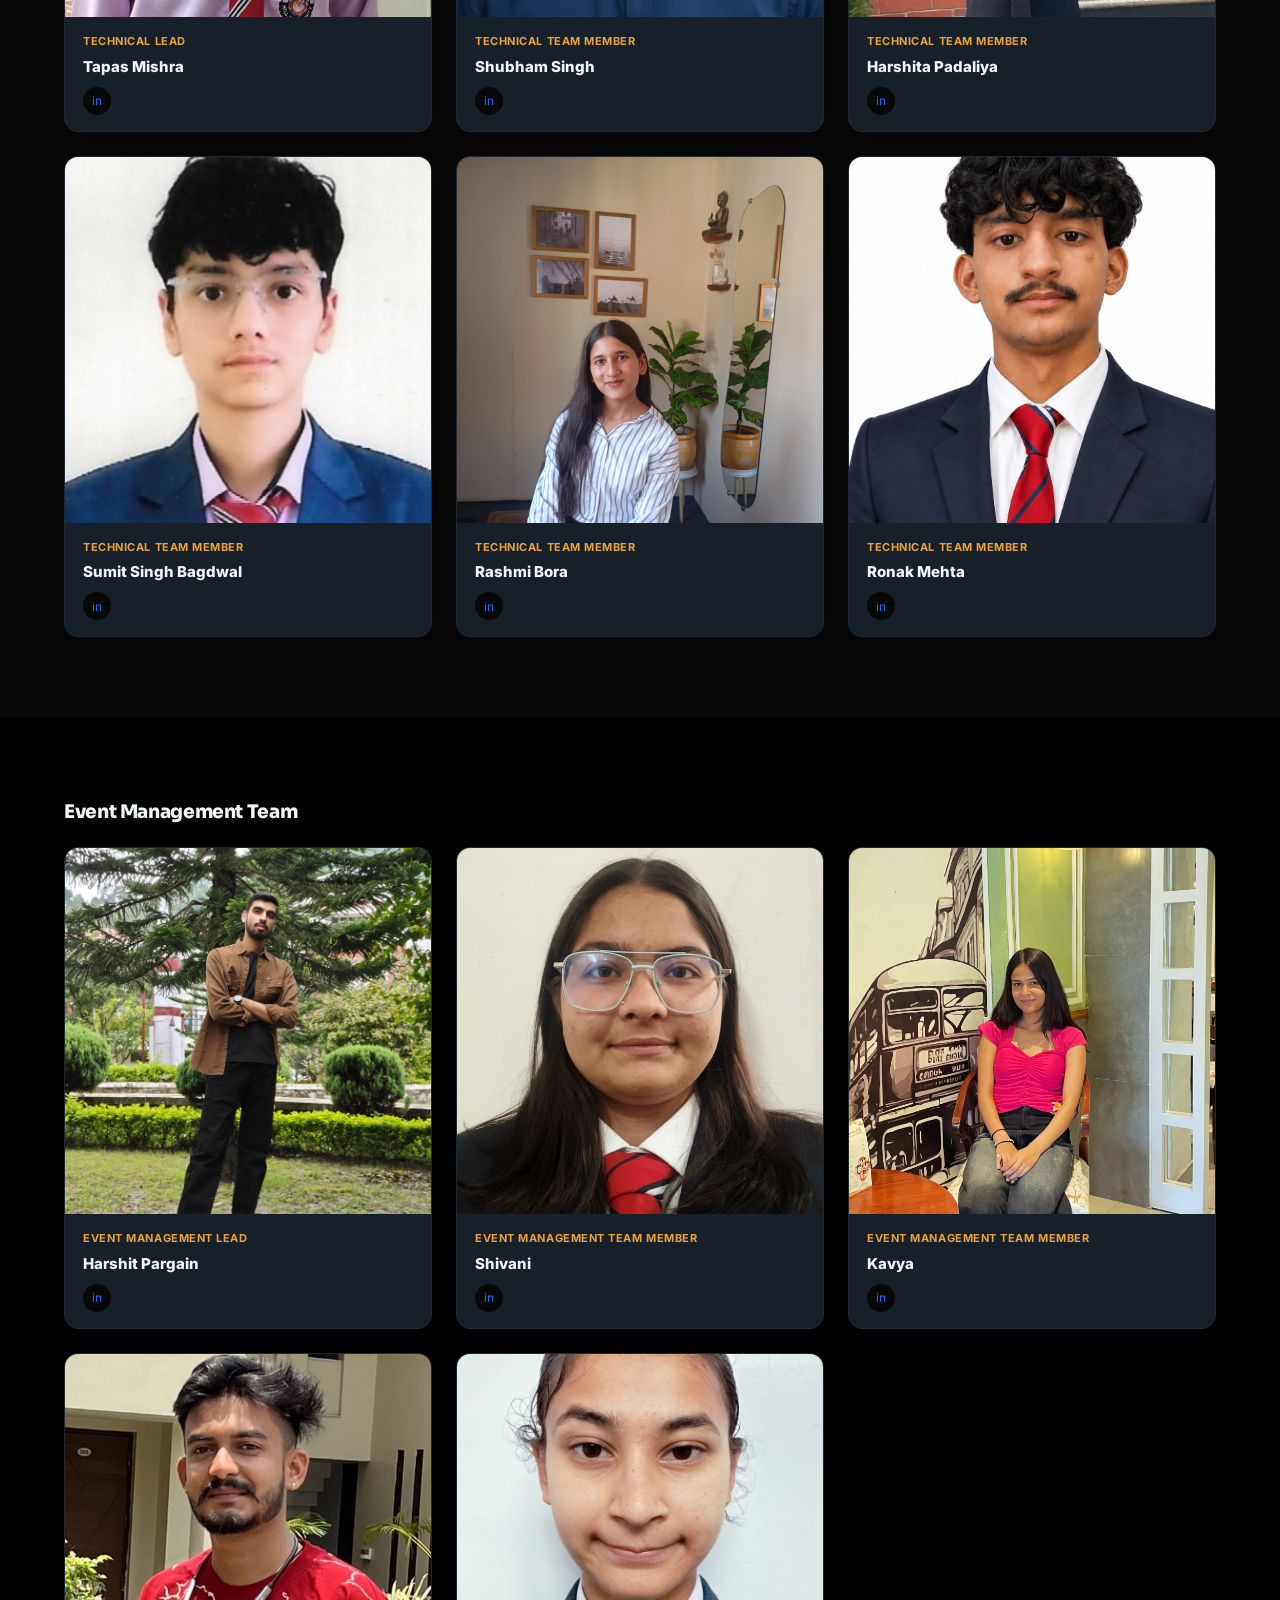
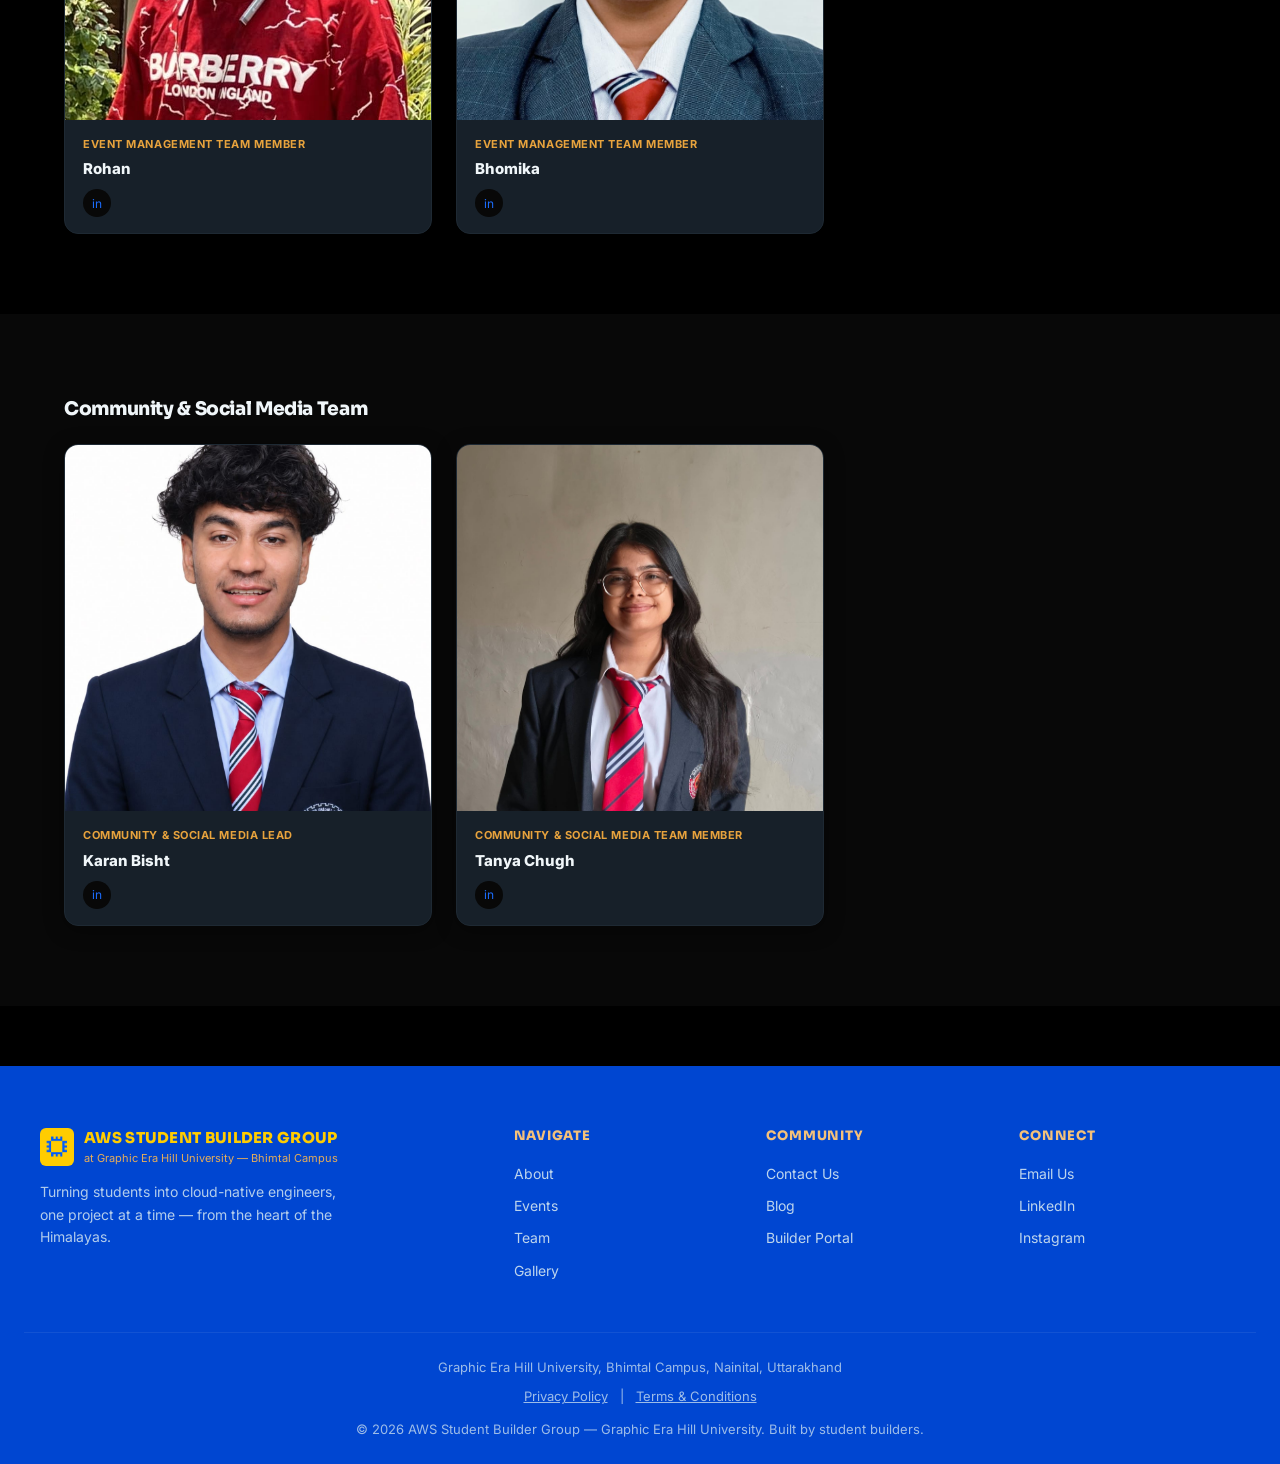
<file: aws-sbg-website/public/team.html>
<!DOCTYPE html>
<html lang="en">
<head>
<meta charset="UTF-8"><meta name="viewport" content="width=device-width, initial-scale=1.0">
<title>Team | AWS Student Builder Group</title>
<link rel="stylesheet" href="css/style.css">
<link rel="icon" type="image/svg+xml" href="assets/images/logo_dark.svg">
</head>
<body>
<nav class="navbar"><div class="nav-inner">
  <a href="index.html" class="brand">
    <img src="assets/images/logo.png" alt="Logo" class="logo-main">
    <div class="brand-text"><div class="name">AWS STUDENT BUILDER GROUP</div><div class="sub">at Graphic Era Hill University — Bhimtal Campus</div></div></a>
  <ul class="nav-links">
    <li><a href="index.html">Home</a></li><li><a href="about.html">About</a></li>
    <li><a href="events.html">Events</a></li><li><a href="team.html" class="active">Team</a></li>
    <li><a href="blog.html">Blog</a></li><li><a href="gallery.html">Gallery</a></li><li><a href="contact.html">Contact</a></li>
  </ul>
  <div class="nav-right"><button class="theme-toggle">
    <svg class="icon-sun" xmlns="http://www.w3.org/2000/svg" width="24" height="24" fill="currentColor" viewBox="0 0 24 24"><path d="M12 17.01c2.76 0 5.01-2.25 5.01-5.01S14.76 6.99 12 6.99 6.99 9.24 6.99 12s2.25 5.01 5.01 5.01M12 9c1.66 0 3.01 1.35 3.01 3.01s-1.35 3.01-3.01 3.01-3.01-1.35-3.01-3.01S10.34 9 12 9m1 10h-2v3h2zm0-17h-2v3h2zM2 11h3v2H2zm17 0h3v2h-3zM4.22 18.36l.71.71.71.71 1.06-1.06 1.06-1.06-.71-.71-.71-.71-1.06 1.06zM19.78 5.64l-.71-.71-.71-.71-1.06 1.06-1.06 1.06.71.71.71.71 1.06-1.06zm-12.02.7L6.7 5.28 5.64 4.22l-.71.71-.71.71L5.28 6.7l1.06 1.06.71-.71zm8.48 11.32 1.06 1.06 1.06 1.06.71-.71.71-.71-1.06-1.06-1.06-1.06-.71.71z"></path></svg>
    <svg class="icon-moon" xmlns="http://www.w3.org/2000/svg" width="24" height="24" fill="currentColor" viewBox="0 0 24 24"><path d="M12.2 22c4.53 0 8.45-2.91 9.76-7.24a1.002 1.002 0 0 0-1.25-1.25c-.78.23-1.58.35-2.38.35-4.52 0-8.2-3.68-8.2-8.2 0-.8.12-1.6.35-2.38.11-.35.01-.74-.25-1s-.64-.36-1-.25A10.17 10.17 0 0 0 2 11.8C2 17.42 6.57 22 12.2 22M8.18 4.65c-.03.34-.05.68-.05 1.02 0 5.62 4.57 10.2 10.2 10.2.34 0 .68-.02 1.02-.05C17.93 18.38 15.23 20 12.2 20 7.68 20 4 16.32 4 11.8a8.15 8.15 0 0 1 4.18-7.15"></path></svg>
  </button><a href="https://chat.whatsapp.com/KJ8cUIfKNcVFPbrzMUJcEo" target="_blank" rel="noopener noreferrer" class="btn btn-primary">Join Community</a><button class="menu-toggle">
    <svg class="icon-menu" xmlns="http://www.w3.org/2000/svg" width="28" height="28" viewBox="0 0 24 24" fill="none" stroke="currentColor" stroke-width="2" stroke-linecap="round" stroke-linejoin="round"><line x1="3" y1="12" x2="21" y2="12"></line><line x1="3" y1="6" x2="21" y2="6"></line><line x1="3" y1="18" x2="21" y2="18"></line></svg>
    <svg class="icon-close" xmlns="http://www.w3.org/2000/svg" width="28" height="28" viewBox="0 0 24 24" fill="none" stroke="currentColor" stroke-width="2" stroke-linecap="round" stroke-linejoin="round"><line x1="18" y1="6" x2="6" y2="18"></line><line x1="6" y1="6" x2="18" y2="18"></line></svg>
  </button></div>
</div></nav>

<section class="hero" style="padding-bottom:10px;">
  <span class="pill">AWS STUDENT BUILDER GROUP TEAM</span>
  <h1>THE MINDS BEHIND <br><span class="accent">THE INNOVATION</span></h1>
  <p class="lead">A collective of passionate students, developers, and builders driving the AWS Student Builder Group forward at our campus.</p>
</section>

<section class="reveal">
  <div class="container">
    <h3 style="margin-bottom:20px; text-align: center;">Group Leadership</h3>
    <div class="grid" style="grid-template-columns: repeat(2, 1fr); max-width: 700px; margin: 0 auto; gap: 30px;">
      
      <!-- Club Lead -->
      <div class="team-card">
        <div class="team-photo">
          <img src="assets/images/team/Vipul.jpeg" data-fallback="Add photo: Vipul Joshi" alt="Vipul Joshi">
        </div>
        <div class="team-info">
          <div class="role">Club Lead</div>
          <div class="tname">Vipul Joshi</div>
          <div class="socials"><a href="https://www.linkedin.com/in/vipul-joshi-77167930b/" target="_blank">in</a></div>
        </div>
      </div>

      <!-- Vice Lead -->
      <div class="team-card">
        <div class="team-photo">
          <img src="assets/images/team/Tarun.png" data-fallback="Add photo: Tarun Ruwali" alt="Tarun Ruwali">
        </div>
        <div class="team-info">
          <div class="role">Vice Lead</div>
          <div class="tname">Tarun Ruwali</div>
          <div class="socials"><a href="https://www.linkedin.com/in/tarun-ruwali/" target="_blank">in</a></div>
        </div>
      </div>
      
    </div>
  </div>
</section>

<section class="reveal" style="background:var(--mist);">
  <div class="container">
    <h3 style="margin-bottom:20px;">Technical Team</h3>
    <div class="grid grid-3">
      
      <div class="team-card">
        <div class="team-photo">
          <img src="assets/images/team/Tapas_Mishra.jpeg" data-fallback="Add photo: Tapas Mishra" alt="Tapas Mishra">
        </div>
        <div class="team-info">
          <div class="role">Technical Lead</div>
          <div class="tname">Tapas Mishra</div>
          <div class="socials"><a href="https://www.linkedin.com/in/tapas-mishra-a7169b322/" target="_blank">in</a></div>
        </div>
      </div>

      <div class="team-card">
        <div class="team-photo">
          <img src="assets/images/team/Shubham.jpeg" data-fallback="Add photo: Shubham Singh" alt="Shubham Singh">
        </div>
        <div class="team-info">
          <div class="role">Technical Team Member</div>
          <div class="tname">Shubham Singh</div>
          <div class="socials"><a href="https://www.linkedin.com/in/shubham-singh-475260380/" target="_blank">in</a></div>
        </div>
      </div>

      <div class="team-card">
        <div class="team-photo">
          <img src="assets/images/team/Harshita.jpeg" data-fallback="Add photo: Harshita Padaliya" alt="Harshita Padaliya">
        </div>
        <div class="team-info">
          <div class="role">Technical Team Member</div>
          <div class="tname">Harshita Padaliya</div>
          <div class="socials"><a href="https://www.linkedin.com/in/harshita-padaliya-994036330/" target="_blank">in</a></div>
        </div>
      </div>

      <div class="team-card">
        <div class="team-photo">
          <img src="assets/images/team/Sumit.jpeg" data-fallback="Add photo: Sumit Singh Bagdwal" alt="Sumit Singh Bagdwal">
        </div>
        <div class="team-info">
          <div class="role">Technical Team Member</div>
          <div class="tname">Sumit Singh Bagdwal</div>
          <div class="socials"><a href="http://www.linkedin.com/in/sumit-singh-bagdwal" target="_blank">in</a></div>
        </div>
      </div>

      <div class="team-card">
        <div class="team-photo">
          <img src="assets/images/team/Rashmi.jpeg" data-fallback="RB" alt="Rashmi Bora">
        </div>
        <div class="team-info">
          <div class="role">Technical Team Member</div>
          <div class="tname">Rashmi Bora</div>
          <div class="socials"><a href="https://www.linkedin.com/in/rashmi-bora-1baa98378?utm_source=share_via&utm_content=profile&utm_medium=member_android" target="_blank">in</a></div>
        </div>
      </div>

      <div class="team-card">
        <div class="team-photo">
          <img src="assets/images/team/Ronak.jpeg" data-fallback="RM" alt="Ronak Mehta">
        </div>
        <div class="team-info">
          <div class="role">Technical Team Member</div>
          <div class="tname">Ronak Mehta</div>
          <div class="socials"><a href="https://www.linkedin.com/in/ronak-mehta-a371b13b1" target="_blank">in</a></div>
        </div>
      </div>

    </div>
  </div>
</section>

<section class="reveal">
  <div class="container">
    <h3 style="margin-bottom:20px;">Event Management Team</h3>
    <div class="grid grid-3">
      
      <div class="team-card">
        <div class="team-photo">
          <img src="assets/images/team/Harshit.jpg" data-fallback="Add photo: Harshit Pargain" alt="Harshit Pargain">
        </div>
        <div class="team-info">
          <div class="role">Event Management Lead</div>
          <div class="tname">Harshit Pargain</div>
          <div class="socials"><a href="https://www.linkedin.com/in/harshit-pargain-699335203?utm_source=share_via&utm_content=profile&utm_medium=member_android" target="_blank">in</a></div>
        </div>
      </div>
      
      <div class="team-card">
        <div class="team-photo">
          <img src="assets/images/team/Shivani.jpeg" data-fallback="S" alt="Shivani">
        </div>
        <div class="team-info">
          <div class="role">Event Management Team Member</div>
          <div class="tname">Shivani</div>
          <div class="socials"><a href="https://www.linkedin.com/in/miss-shiwani-357310378?utm_source=share_via&utm_content=profile&utm_medium=member_android" target="_blank">in</a></div>
        </div>
      </div>

      <div class="team-card">
        <div class="team-photo">
          <img src="assets/images/team/Kavya.jpeg" data-fallback="K" alt="Kavya">
        </div>
        <div class="team-info">
          <div class="role">Event Management Team Member</div>
          <div class="tname">Kavya</div>
          <div class="socials"><a href="https://www.linkedin.com/in/kavya-joshi1307/" target="_blank">in</a></div>
        </div>
      </div>

      <div class="team-card">
        <div class="team-photo">
          <img src="assets/images/team/Rohan.jpeg" data-fallback="R" alt="Rohan">
        </div>
        <div class="team-info">
          <div class="role">Event Management Team Member</div>
          <div class="tname">Rohan</div>
          <div class="socials"><a href="https://www.linkedin.com/in/rohanvishwamitra" target="_blank">in</a></div>
        </div>
      </div>

      <div class="team-card">
        <div class="team-photo">
          <img src="assets/images/team/Bhumika.jpeg" data-fallback="B" alt="Bhomika">
        </div>
        <div class="team-info">
          <div class="role">Event Management Team Member</div>
          <div class="tname">Bhomika</div>
          <div class="socials"><a href="https://www.linkedin.com/in/bhumika-nayal-4639b1321/" target="_blank">in</a></div>
        </div>
      </div>
    </div>
  </div>
</section>

<section class="reveal" style="background:var(--mist);">
  <div class="container">
    <h3 style="margin-bottom:20px;">Community & Social Media Team</h3>
    <div class="grid grid-3">
      
      <div class="team-card">
        <div class="team-photo">
          <img src="assets/images/team/Karan_Bisht.jpeg" data-fallback="Add photo: Karan Bisht" alt="Karan Bisht">
        </div>
        <div class="team-info">
          <div class="role">Community & Social Media Lead</div>
          <div class="tname">Karan Bisht</div>
          <div class="socials"><a href="https://www.linkedin.com/in/karan-bisht-091039325" target="_blank">in</a></div>
        </div>
      </div>

      <div class="team-card">
        <div class="team-photo">
          <img src="assets/images/team/Tanya_Chugh.jpg" data-fallback="Add photo: Tanya Chugh" alt="Tanya Chugh">
        </div>
        <div class="team-info">
          <div class="role">Community & Social Media Team Member</div>
          <div class="tname">Tanya Chugh</div>
          <div class="socials"><a href="https://www.linkedin.com/in/tanya-chugh-763294379?utm_source=share_via&utm_content=profile&utm_medium=member_android" target="_blank">in</a></div>
        </div>
      </div>

    </div>
  </div>
</section>

<footer id="footer-placeholder"></footer>
<script src="js/main.js"></script><script src="js/footer.js"></script>
</body></html>
</file>
<file: aws-sbg-website/public/css/style.css>
@import url('https://fonts.googleapis.com/css2?family=Inter:wght@400;600;700;800&family=Sora:wght@600;800&display=swap');

/* ================= HIMALAYAN THEME ================= */
:root {
  --primary: #1b6cfb;
  --primary-dark: #0046d1;
  --primary-light: #6ea0ff;
  --accent: #e8a33d;
  --accent-light: #f4c17a;
  --snow: #000000;
  --mist: #080808;
  --ink: #f0f6f9;
  --ink-muted: #8b9ea7;
  --border: #1e2933;
  --white: #172029;
  --radius: 14px;
  --shadow: 0 4px 20px rgba(0, 0, 0, 0.4);
  --shadow-hover: 0 12px 32px rgba(0, 0, 0, 0.6);
  --font: 'Inter', -apple-system, BlinkMacSystemFont, 'Segoe UI', sans-serif;
  --font-display: 'Sora', var(--font);
}

[data-theme="light"] {
  --snow: #f6f9fb;
  --mist: #eaf1f4;
  --ink: #16232b;
  --ink-muted: #56707a;
  --border: #dbe6ea;
  --white: #ffffff;
  --shadow: 0 4px 20px rgba(27, 108, 251, 0.08);
}

* { margin: 0; padding: 0; box-sizing: border-box; }

body {
  font-family: var(--font);
  background: var(--snow);
  color: var(--ink);
  line-height: 1.6;
  transition: background .3s ease, color .3s ease;
}

h1, h2, h3, h4 { font-family: var(--font-display); font-weight: 800; letter-spacing: -0.02em; }
a { text-decoration: none; color: inherit; }
img { max-width: 100%; display: block; }
.container { max-width: 1200px; margin: 0 auto; padding: 0 24px; }

/* ============ NAVBAR ============ */
.navbar {
  position: sticky; top: 0; z-index: 100;
  background: rgba(246, 249, 251, 0.85);
  backdrop-filter: blur(12px);
}
[data-theme="dark"] .navbar { background: rgba(0, 0, 0, 0.85); }

.nav-inner { display: flex; align-items: center; justify-content: space-between; padding: 16px 24px; max-width: 1200px; margin: 0 auto; }
.brand { display: flex; align-items: center; gap: 10px; }
.brand .logo-main { width: 38px; height: 38px; object-fit: contain; }
.brand-text .name { font-family: var(--font-display); font-weight: 800; font-size: 15px; letter-spacing: 0.02em; }
.brand-text .sub { font-size: 11px; color: var(--ink-muted); }

.nav-links { display: flex; gap: 28px; list-style: none; }
.nav-links a { font-size: 14px; font-weight: 600; color: var(--ink-muted); padding: 8px 4px; position: relative; transition: color .2s; }
.nav-links a:hover, .nav-links a.active { color: var(--primary); }
.nav-links a.active::after {
  content: ''; position: absolute; bottom: -4px; left: 0; right: 0; height: 2px; background: var(--accent); border-radius: 2px;
}

.nav-right { display: flex; align-items: center; gap: 14px; }
.theme-toggle { width: 38px; height: 38px; border-radius: 50%; border: 1px solid var(--border); background: var(--white); cursor: pointer; display: flex; align-items: center; justify-content: center; transition: transform .2s; color: var(--ink); }
.theme-toggle:hover { transform: rotate(20deg); }
.theme-toggle .icon-sun { display: none; }
.theme-toggle .icon-moon { display: block; }
[data-theme="dark"] .theme-toggle .icon-sun { display: block; }
[data-theme="dark"] .theme-toggle .icon-moon { display: none; }

.btn { display: inline-flex; align-items: center; gap: 8px; padding: 11px 22px; border-radius: 10px; font-weight: 700; font-size: 13.5px; cursor: pointer; border: none; transition: all .25s ease; }
.btn-primary { background: linear-gradient(135deg, var(--primary), var(--primary-dark)); color: #fff; box-shadow: 0 4px 14px rgba(28,110,140,0.35); }
.btn-primary:hover { transform: translateY(-2px); box-shadow: 0 8px 20px rgba(28,110,140,0.45); }
.btn-outline { background: transparent; border: 1.5px solid var(--border); color: var(--ink); }
.btn-outline:hover { border-color: var(--primary); color: var(--primary); }
.btn-accent { background: var(--accent); color: #1a1200; }
.btn-accent:hover { background: var(--accent-light); transform: translateY(-2px); }

.menu-toggle { display: none; background: none; border: none; font-size: 24px; cursor: pointer; color: var(--ink); }
.menu-toggle .icon-close { display: none; }
.navbar.mobile-open .menu-toggle .icon-menu { display: none; }
.navbar.mobile-open .menu-toggle .icon-close { display: block; }

/* ============ HERO ============ */
.hero { position: relative; padding: 90px 24px 70px; text-align: center; z-index: 1; }
.hero::before {
  content: '';
  position: absolute;
  top: 40%; left: 0;
  width: 900px; height: 900px;
  background: radial-gradient(circle, rgba(27,108,251,0.18) 0%, transparent 65%);
  transform: translate(-50%, -50%);
  filter: blur(80px);
  z-index: -1;
  pointer-events: none;
}
.hero-bg { position: absolute; inset: 0; z-index: -2; background-size: cover; background-position: center; }
.pill { display: inline-block; background: var(--mist); border: 1px solid var(--border); color: var(--primary); font-size: 12px; font-weight: 700; letter-spacing: 0.06em; text-transform: uppercase; padding: 7px 16px; border-radius: 999px; margin-bottom: 20px; }
.hero h1 { font-size: clamp(2.2rem, 5vw, 3.6rem); line-height: 1.08; margin-bottom: 20px; }
.hero h1 .accent { color: var(--primary); }
.hero p.lead { max-width: 640px; margin: 0 auto 32px; color: var(--ink-muted); font-size: 17px; }
.hero-actions { display: flex; gap: 14px; justify-content: center; flex-wrap: wrap; margin-bottom: 40px; }

.avatars-row { display: flex; align-items: center; justify-content: center; gap: 12px; }
.avatars { display: flex; }
.avatars img, .avatars .more { width: 38px; height: 38px; border-radius: 50%; border: 3px solid var(--snow); object-fit: cover; margin-left: -12px; background: var(--mist); }
.avatars .more { display:flex; align-items:center; justify-content:center; font-size: 11px; font-weight:800; color: var(--primary); }

/* ============ SECTIONS ============ */
section { padding: 80px 24px; }
.section-head { text-align: center; max-width: 640px; margin: 0 auto 50px; }
.section-head .pill { margin-bottom: 14px; }
.section-head h2 { font-size: clamp(1.8rem, 3.5vw, 2.6rem); margin-bottom: 12px; }
.section-head p { color: var(--ink-muted); }

.grid { display: grid; gap: 24px; }
.grid-1-1 { grid-template-columns: 1fr 1fr; align-items: center; }
.grid-2-1 { grid-template-columns: 2fr 1fr; align-items: start; }
.grid-3 { grid-template-columns: repeat(3, 1fr); }
.grid-4 { grid-template-columns: repeat(4, 1fr); }

.card { background: var(--white); border: 1px solid var(--border); border-radius: var(--radius); padding: 28px; box-shadow: var(--shadow); transition: transform .25s, box-shadow .25s; }
.card:hover { transform: translateY(-6px); box-shadow: var(--shadow-hover); }
.card .icon { width: 46px; height: 46px; border-radius: 12px; background: var(--mist); display: flex; align-items: center; justify-content: center; font-size: 20px; color: var(--primary); margin-bottom: 16px; }
.card h3 { font-size: 16px; margin-bottom: 8px; }
.card p { font-size: 14px; color: var(--ink-muted); }

.stats { display: flex; gap: 20px; justify-content: center; flex-wrap: wrap; margin: 40px 0; }
.stat-box { background: var(--white); border: 1px solid var(--border); border-radius: var(--radius); padding: 22px 34px; text-align: center; min-width: 140px; }
.stat-box .num { font-size: 28px; font-weight: 800; color: var(--primary); font-family: var(--font-display); }
.stat-box .label { font-size: 12px; color: var(--ink-muted); text-transform: uppercase; letter-spacing: .05em; margin-top: 4px; }

/* ============ TEAM CARDS + IMAGE PLACEHOLDER ============ */
.team-card { background: var(--white); border: 1px solid var(--border); border-radius: var(--radius); overflow: hidden; box-shadow: var(--shadow); transition: transform .25s; }
.team-card:hover { transform: translateY(-6px); }
.team-photo { position: relative; width: 100%; aspect-ratio: 1/1; background: var(--mist); overflow: hidden; }
.team-photo img { width: 100%; height: 100%; object-fit: cover; }
/* Placeholder shown automatically when image fails to load (i.e. before you add the real photo) */
.team-photo img.broken { display: none; }
.photo-placeholder {
  position: absolute; inset: 0; display: flex; flex-direction: column; align-items: center; justify-content: center;
  gap: 8px; border: 2px dashed var(--border); background: repeating-linear-gradient(45deg, var(--mist), var(--mist) 10px, var(--white) 10px, var(--white) 20px);
  color: var(--ink-muted); font-size: 12px; text-align: center; padding: 10px;
}
.photo-placeholder .cam { font-size: 26px; }
.team-info { padding: 16px 18px; }
.team-info .role { font-size: 11px; font-weight: 700; letter-spacing: .05em; text-transform: uppercase; color: var(--accent); margin-bottom: 4px; }
.team-info .tname { font-size: 15px; font-weight: 800; margin-bottom: 8px; }
.socials { display: flex; gap: 8px; }
.socials a { width: 28px; height: 28px; border-radius: 50%; background: var(--mist); display: flex; align-items: center; justify-content: center; font-size: 12px; color: var(--primary); transition: background .2s; }
.socials a:hover { background: var(--primary); color: #fff; }

/* ============ GALLERY ============ */
.gallery-grid { display: grid; grid-template-columns: repeat(4, 1fr); gap: 16px; }
.gallery-item { position: relative; aspect-ratio: 4/3; border-radius: 12px; overflow: hidden; cursor: pointer; background: var(--mist); }
.gallery-item img { width: 100%; height: 100%; object-fit: cover; transition: transform .4s ease; }
.gallery-item:hover img { transform: scale(1.08); }
.gallery-item .overlay { position: absolute; inset: 0; background: linear-gradient(to top, rgba(18,60,77,0.7), transparent 60%); opacity: 0; transition: opacity .3s; display: flex; align-items: flex-end; padding: 12px; color: #fff; font-size: 12px; font-weight: 600; }
.gallery-item:hover .overlay { opacity: 1; }

.lightbox { position: fixed; inset: 0; background: rgba(11,26,32,0.92); display: none; align-items: center; justify-content: center; z-index: 999; padding: 40px; }
.lightbox.active { display: flex; }
.lightbox img { max-width: 90%; max-height: 85vh; border-radius: 10px; }
.lightbox-close { position: absolute; top: 24px; right: 32px; color: #fff; font-size: 30px; cursor: pointer; background: none; border: none; }

/* ============ CONTACT ============ */
.contact-grid { display: grid; grid-template-columns: 1fr 1.4fr; gap: 24px; align-items: start; }
.form-group { margin-bottom: 18px; }
.form-row { display: grid; grid-template-columns: 1fr 1fr; gap: 16px; }
label { display: block; font-size: 12px; font-weight: 700; text-transform: uppercase; letter-spacing: .04em; color: var(--ink-muted); margin-bottom: 6px; }
input, textarea {
  width: 100%; padding: 12px 14px; border-radius: 10px; border: 1px solid var(--border); background: var(--mist); color: var(--ink); font-family: var(--font); font-size: 14px; transition: border .2s, box-shadow .2s;
}
input:focus, textarea:focus { outline: none; border-color: var(--primary); box-shadow: 0 0 0 3px rgba(28,110,140,0.15); background: var(--white); }
textarea { min-height: 130px; resize: vertical; }
.char-count { font-size: 11px; color: var(--ink-muted); text-align: right; margin-top: 4px; }
.form-status { margin-top: 14px; font-size: 13px; font-weight: 600; padding: 10px 14px; border-radius: 8px; display: none; }
.form-status.success { display: block; background: #e3f7e9; color: #1e7a3d; }
.form-status.error { display: block; background: #fce9e9; color: #b83232; }
.contact-side .card { margin-bottom: 20px; }
.contact-row { display: flex; gap: 12px; align-items: flex-start; margin-bottom: 16px; }
.contact-row .icon { flex-shrink: 0; }
.contact-row .label-sm { font-size: 11px; color: var(--ink-muted); text-transform: uppercase; }
.contact-row .val { font-weight: 700; font-size: 14px; }
.status-dot { width: 8px; height: 8px; border-radius: 50%; background: #2fbf6e; display: inline-block; margin-right: 6px; box-shadow: 0 0 0 4px rgba(47,191,110,0.2); }

/* ============ FOOTER ============ */
footer { background: var(--primary-dark); color: #dfeef2; padding: 60px 24px 24px; margin-top: 60px; }
.footer-grid .brand-text .name { color: #ffcc00; }
.footer-grid .brand-text .sub { color: #ffb84d; opacity: 0.9; }
.footer-grid .brand .logo-main { background: #ffcc00; padding: 4px; border-radius: 6px; transition: background .3s, transform .2s; }
.footer-grid { display: grid; grid-template-columns: 2fr 1fr 1fr 1fr; gap: 32px; max-width: 1200px; margin: 0 auto; }
.footer-grid h4 { font-size: 13px; text-transform: uppercase; letter-spacing: .06em; margin-bottom: 16px; color: var(--accent-light); }
.footer-grid ul { list-style: none; }
.footer-grid li { margin-bottom: 10px; font-size: 14px; opacity: .85; }
.footer-grid a:hover { color: var(--accent-light); }
.footer-bottom { text-align: center; margin-top: 40px; padding-top: 24px; border-top: 1px solid rgba(255,255,255,0.1); font-size: 13px; opacity: .7; }

/* ============ RESPONSIVE ============ */
@media (max-width: 900px) {
  .grid-1-1, .grid-2-1 { grid-template-columns: 1fr; }
  .nav-links { display: none; }
  .menu-toggle { display: block; }
  .grid-3, .grid-4 { grid-template-columns: repeat(2, 1fr); }
  .gallery-grid { grid-template-columns: repeat(2, 1fr); }
  .contact-grid { grid-template-columns: 1fr; }
  .footer-grid { grid-template-columns: 1fr 1fr; }
  .form-row { grid-template-columns: 1fr; }
}
@media (max-width: 520px) {
  .grid-3, .grid-4, .gallery-grid { grid-template-columns: 1fr 1fr; }
  .footer-grid { grid-template-columns: 1fr; }
  .hero-actions { flex-direction: column; width: 100%; align-items: stretch; padding: 0 20px; }
  .hero-actions .btn { width: 100%; justify-content: center; }
}

/* animation on scroll */
.reveal { opacity: 0; transform: translateY(24px); transition: opacity .6s ease, transform .6s ease; }
.reveal.visible { opacity: 1; transform: translateY(0); }

/* ============ NEW COMPONENTS ============ */

/* Glassmorphism */
.glass-card {
  background: rgba(255, 255, 255, 0.7);
  backdrop-filter: blur(16px);
  -webkit-backdrop-filter: blur(16px);
  border: 1px solid rgba(255, 255, 255, 0.4);
  border-radius: var(--radius);
  padding: 28px;
  box-shadow: 0 8px 32px rgba(18, 60, 77, 0.1);
}
[data-theme="dark"] .glass-card {
  background: rgba(11, 26, 32, 0.7);
  border: 1px solid rgba(255, 255, 255, 0.05);
}

/* Domain Cards */
.domain-card {
  text-align: center;
  padding: 32px 24px;
}
.domain-card .icon {
  width: 64px;
  height: 64px;
  margin: 0 auto 20px;
  font-size: 28px;
  border-radius: 50%;
  background: var(--mist);
  color: var(--primary);
  display: flex;
  align-items: center;
  justify-content: center;
  transition: transform 0.3s;
}
.domain-card:hover .icon {
  transform: scale(1.1) rotate(5deg);
  background: var(--primary);
  color: #fff;
}

/* Timeline (Events) */
.timeline {
  position: relative;
  max-width: 800px;
  margin: 0 auto;
  padding: 40px 0;
}
.timeline::before {
  content: '';
  position: absolute;
  top: 0;
  bottom: 0;
  left: 24px;
  width: 2px;
  background: var(--border);
}
.timeline-item {
  position: relative;
  padding-left: 60px;
  margin-bottom: 40px;
}
.timeline-item:last-child {
  margin-bottom: 0;
}
.timeline-dot {
  position: absolute;
  left: 17px;
  top: 4px;
  width: 16px;
  height: 16px;
  border-radius: 50%;
  background: var(--accent);
  border: 4px solid var(--snow);
  box-shadow: 0 0 0 2px var(--border);
}
.timeline-content {
  background: var(--white);
  padding: 24px;
  border-radius: var(--radius);
  border: 1px solid var(--border);
  box-shadow: var(--shadow);
}
.timeline-date {
  font-size: 12px;
  font-weight: 700;
  color: var(--primary);
  text-transform: uppercase;
  letter-spacing: 0.05em;
  margin-bottom: 8px;
}

/* Blog Cards */
.blog-card {
  display: flex;
  flex-direction: column;
  background: var(--white);
  border: 1px solid var(--border);
  border-radius: var(--radius);
  overflow: hidden;
  box-shadow: var(--shadow);
  transition: transform 0.25s, box-shadow 0.25s;
}
.blog-card:hover {
  transform: translateY(-6px);
  box-shadow: var(--shadow-hover);
}
.blog-card-img {
  width: 100%;
  aspect-ratio: 16/9;
  background: var(--mist);
  object-fit: cover;
}
.blog-card-body {
  padding: 24px;
  flex: 1;
  display: flex;
  flex-direction: column;
}
.blog-meta {
  display: flex;
  align-items: center;
  gap: 12px;
  margin-top: auto;
  padding-top: 16px;
  border-top: 1px solid var(--border);
}
.blog-meta img {
  width: 32px;
  height: 32px;
  border-radius: 50%;
}
.blog-meta-info {
  font-size: 12px;
  color: var(--ink-muted);
}
.blog-category {
  display: inline-block;
  font-size: 11px;
  font-weight: 700;
  text-transform: uppercase;
  color: var(--accent);
  margin-bottom: 8px;
}

/* Mobile Nav */
body.mobile-menu-active { overflow: hidden; }

@media (max-width: 900px) {
  .nav-right .btn-primary { display: none; }

  .navbar.mobile-open {
    position: fixed; inset: 0; height: 100vh;
    background: var(--mist);
    z-index: 1000;
    display: flex; flex-direction: column;
  }
  .navbar.mobile-open .nav-inner {
    flex-direction: column;
    height: 100%;
    align-items: center;
    justify-content: flex-start;
  }
  .navbar.mobile-open .brand {
    align-self: flex-start;
    position: absolute;
    top: 16px; left: 24px;
  }
  .navbar.mobile-open .menu-toggle {
    position: absolute;
    top: 16px; right: 24px;
  }
  .navbar.mobile-open .nav-links {
    display: flex;
    flex-direction: column;
    margin-top: 100px;
    gap: 32px;
  }
  .navbar.mobile-open .nav-links a {
    font-size: 20px;
    font-weight: 800;
  }
  .navbar.mobile-open .nav-right {
    display: flex;
    flex-direction: column;
    margin-top: auto;
    margin-bottom: 40px;
    gap: 16px;
    align-items: center;
  }
  .navbar.mobile-open .nav-right .btn-primary {
    display: inline-flex;
    width: 100%;
    justify-content: center;
  }
}

/* Toast Notification */
.toast {
  position: fixed;
  bottom: 24px;
  left: 50%;
  transform: translateX(-50%) translateY(100px);
  background: var(--ink);
  color: var(--snow);
  padding: 12px 24px;
  border-radius: 30px;
  font-size: 14px;
  font-weight: 600;
  opacity: 0;
  transition: all 0.3s cubic-bezier(0.68, -0.55, 0.265, 1.55);
  z-index: 1000;
  box-shadow: 0 10px 30px rgba(0,0,0,0.2);
}
.toast.show {
  transform: translateX(-50%) translateY(0);
  opacity: 1;
}

/* Filter Tabs */
.filter-tabs {
  display: flex;
  justify-content: center;
  gap: 12px;
  margin-bottom: 40px;
  flex-wrap: wrap;
}
.filter-btn {
  background: var(--white);
  border: 1px solid var(--border);
  padding: 8px 16px;
  border-radius: 20px;
  font-size: 13px;
  font-weight: 600;
  color: var(--ink-muted);
  cursor: pointer;
  transition: all 0.2s;
}
.filter-btn:hover, .filter-btn.active {
  background: var(--primary);
  color: #fff;
  border-color: var(--primary);
}

/* Hide filtered items */
.filtered-out {
  display: none !important;
}

/* ============ ROLLING TEXT & GRADIENT ============ */
.roller-container {
  display: inline-block;
  height: 1.1em;
  overflow: hidden;
  vertical-align: bottom;
  position: relative;
}
.roller {
  display: flex;
  flex-direction: column;
  animation: rollDown 6s infinite cubic-bezier(0.7, 0, 0.3, 1);
}
.roll-text {
  height: 1.1em;
  line-height: 1.1em;
}
.gradient-blue {
  background: linear-gradient(90deg, #1b6cfb, #70a1ff, #1b6cfb, #70a1ff);
  background-size: 300% 100%;
  -webkit-background-clip: text;
  background-clip: text;
  color: transparent;
  animation: gradientPan 3s linear infinite alternate;
}

@keyframes rollDown {
  0%, 40% { transform: translateY(0); }
  50%, 90% { transform: translateY(-1.1em); }
  100% { transform: translateY(-2.2em); }
}

@keyframes gradientPan {
  0% { background-position: 0% 50%; }
  100% { background-position: 100% 50%; }
}

/* ============ HANDBOOK ============ */
.handbook-cover {
  background: #111;
  border-radius: 12px;
  padding: 40px;
  border: 1px solid var(--border);
  position: relative;
  overflow: hidden;
  aspect-ratio: 3/4;
  display: flex;
  flex-direction: column;
  justify-content: center;
}
.handbook-cover::after {
  content: '';
  position: absolute;
  top: 0; right: 0; bottom: 0; left: 0;
  background: linear-gradient(135deg, rgba(27,108,251,0.1) 0%, transparent 100%);
  pointer-events: none;
}

/* ============ VIEW TRANSITIONS ============ */
:root {
  --expo-in: cubic-bezier(0.95, 0.05, 0.795, 0.035);
}

::view-transition-group(root) {
  z-index: 1;
}

::view-transition-old(root) {
  animation: none;
  z-index: 1;
}

::view-transition-new(root) {
  mask: var(--cloud-mask) center / 0 no-repeat;
  -webkit-mask: var(--cloud-mask) center / 0 no-repeat;
  animation: vt-cloud-scale 0.5s var(--expo-in) forwards;
  z-index: 2; /* Ensure incoming page sits on top of old page and is masked */
}

/* The Animated Blue Border */
::view-transition-group(cloud-border) {
  position: fixed;
  top: 0; left: 0; right: 0; bottom: 0;
  width: 100vw; height: 100vh;
  background: var(--animated-cloud) center / 0 no-repeat;
  animation: vt-cloud-scale 0.5s var(--expo-in) forwards;
  z-index: 99999;
}

::view-transition-new(cloud-border),
::view-transition-old(cloud-border) {
  display: none;
}

@keyframes vt-cloud-scale {
  0%, 40% { 
    mask-size: 25vmax; 
    -webkit-mask-size: 25vmax; 
    background-size: 25vmax;
  }
  100% { 
    mask-size: 400vmax; 
    -webkit-mask-size: 400vmax; 
    background-size: 400vmax;
  }
}

/* Coming Soon Dots */
.animated-dots {
  display: inline-block;
  overflow: hidden;
  vertical-align: bottom;
  animation: dots 1.5s steps(4, end) infinite;
}
.animated-dots::after {
  content: '...';
}
@keyframes dots {
  0% { width: 0px; }
  100% { width: 1em; }
}
</file>
